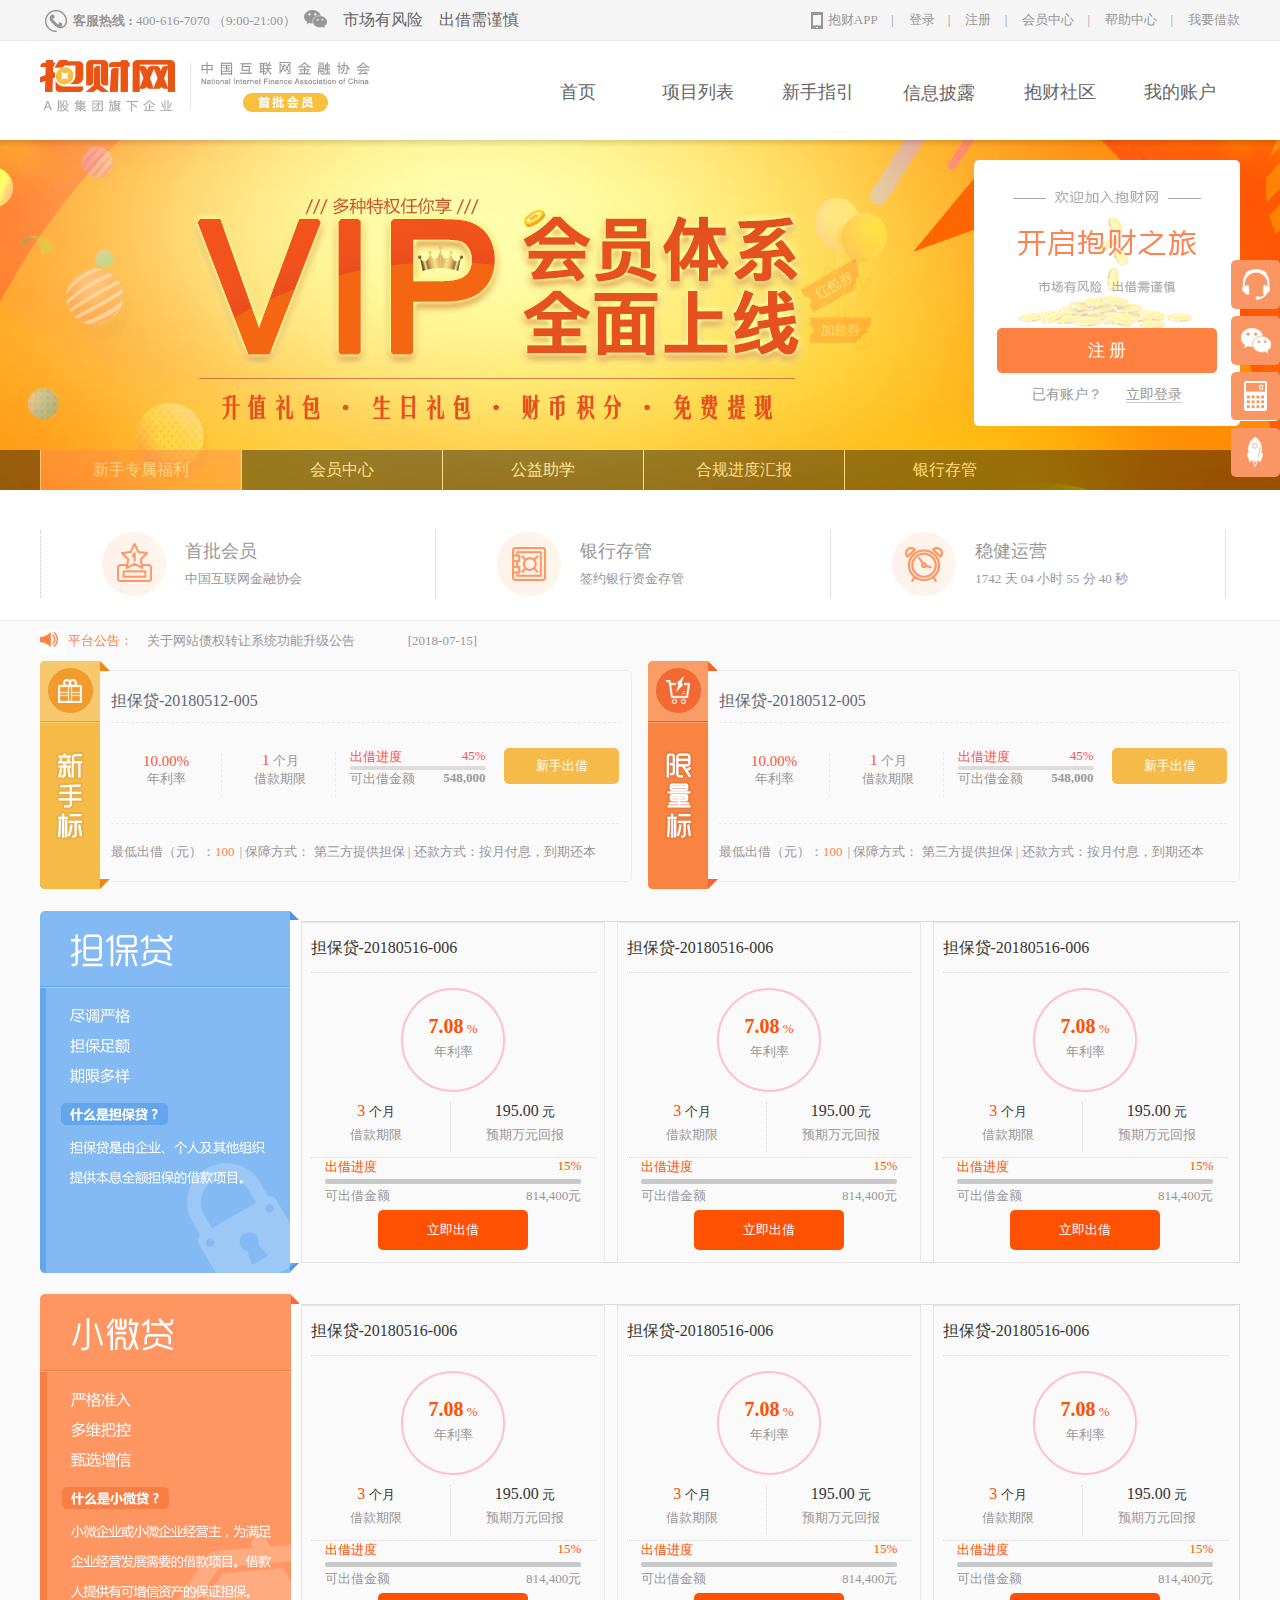
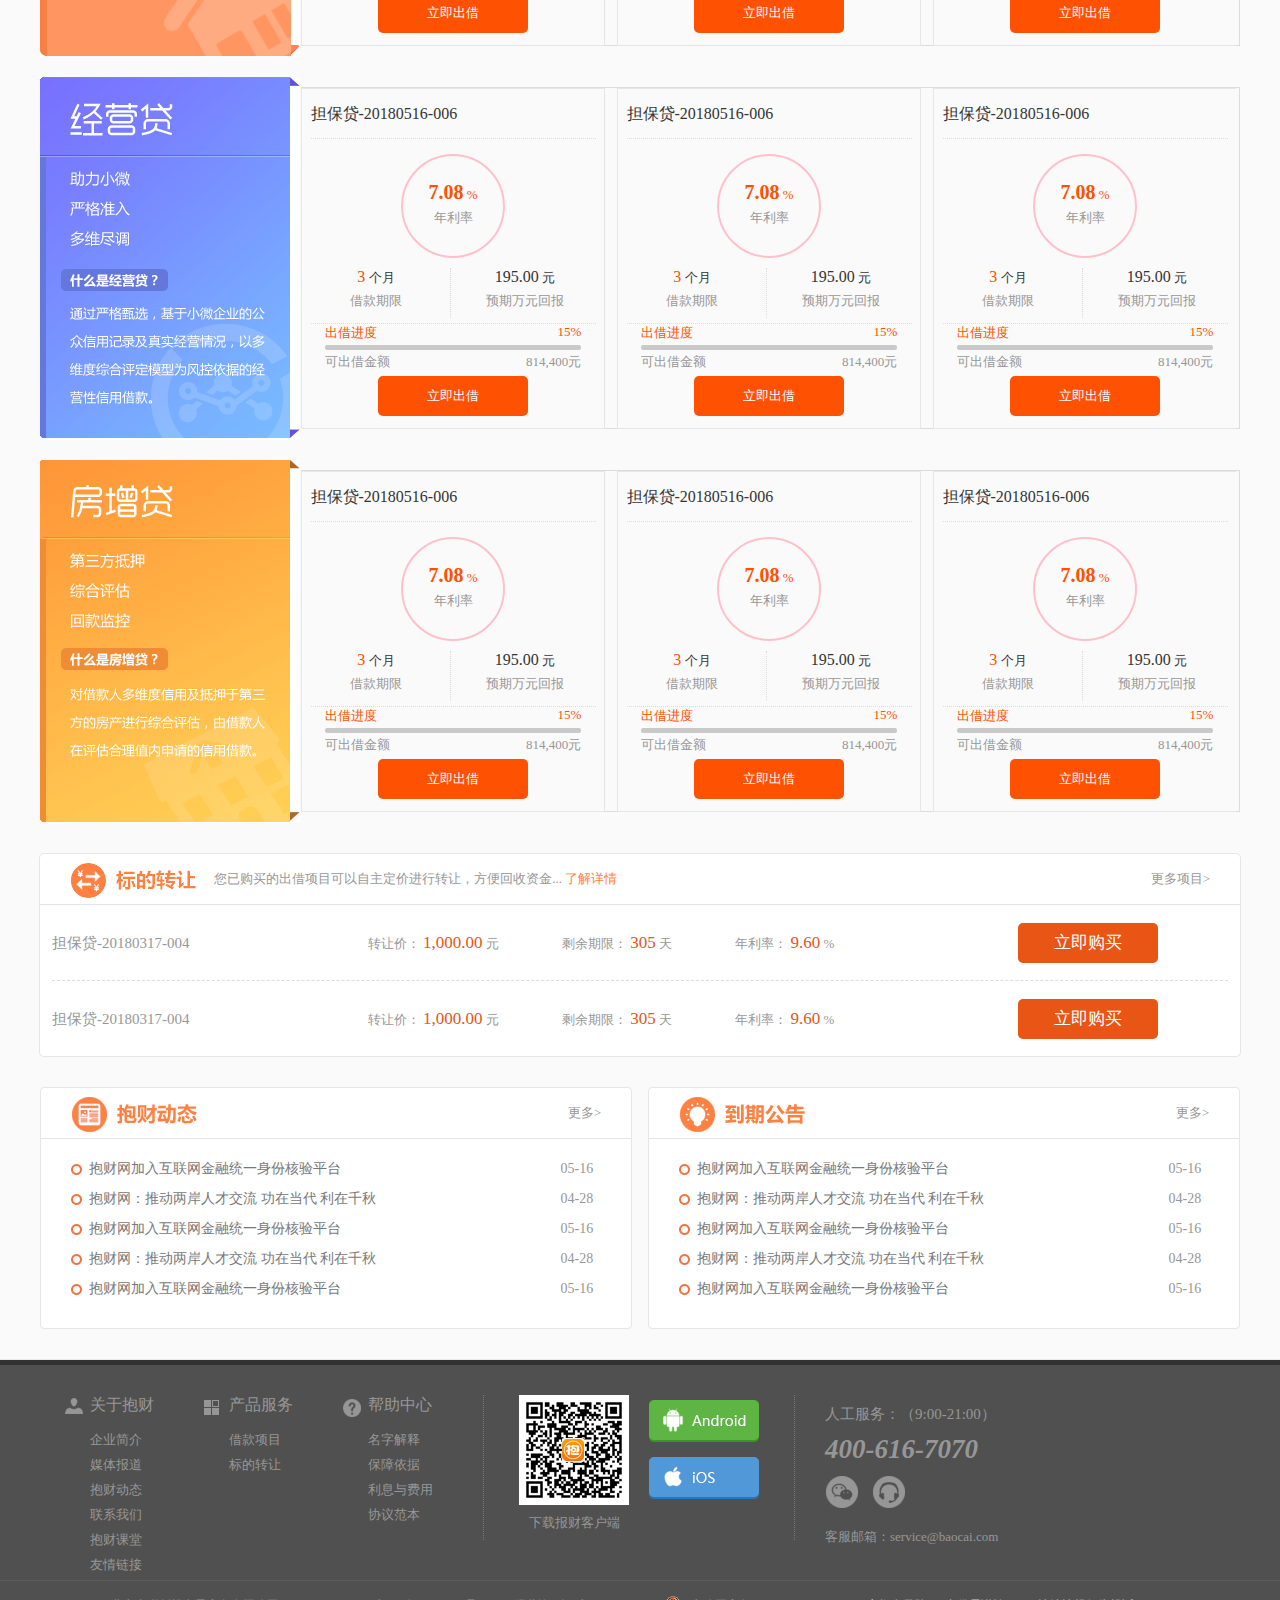
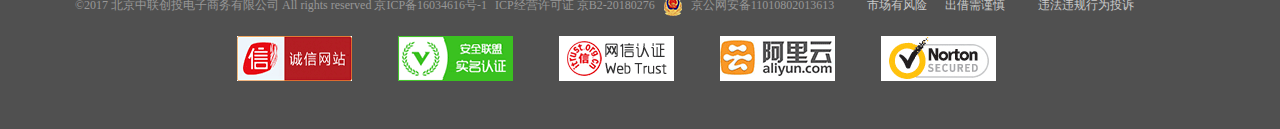
<file: index.html>
<!DOCTYPE html>
<html lang="en">
<head>
    <meta charset="UTF-8">
    <title>抱财网－助力实体经济,扶持小微企业发展</title>
    <link rel="stylesheet" href="css/index.css"/>
    <link rel="stylesheet" href="css/public.css"/>
    <link rel="icon" href="imgs/users_ico.ico" type="image/x-icon"/>
    <script src="js/jquery-3.3.1.js"></script>
    <script src="js/index.js"></script>
    <script src="js/right_nav.js"></script>
</head>
<body>
    <!--头部开始-->
    <header>
        <div style="height: 40px">
            <div class="header_top">
                <div class="margin_width">
                    <div class="wrap_left f_left">
                        <span class="icon tel"></span>
                        <span>客服热线 :</span>
                        <a class="a_tel" href="">400-616-7070</a>
                        <span>（9:00-21:00）</span>
                        <div class="icon chat">
                            <div class="icon">
                                <span class="icon"></span>
                            </div>
                        </div>
                        <a class="text">市场有风险&nbsp&nbsp&nbsp&nbsp出借需谨慎</a>
                    </div>
                    <div class="wrap_right f_right">
                        <ul>
                            <li class="f_left">
                                <i class="icon i_icon"></i>
                                <a href="">抱财APP</a>
                                <span>|</span>
                            </li>
                            <li class="f_left">
                                <a href="">登录</a>
                                <span>|</span>
                            </li>
                            <li class="f_left">
                                <a href="">注册</a>
                                <span>|</span>
                            </li>
                            <li class="f_left">
                                <a href="">会员中心</a>
                                <span>|</span>
                            </li>
                            <li class="f_left">
                                <a href="">帮助中心</a>
                                <span>|</span>
                            </li>
                            <li class="f_left">
                                <a href="">我要借款</a>

                            </li>
                        </ul>
                    </div>
                </div>
            </div>
        </div>

        <div class="header_nav margin_width">
            <a class="f_left" href="index.html">
                <img src="imgs/pc_logo.jpg" alt=""/>
            </a>
            <ul class="f_right">
                <li><a href="index.html">首页</a></li>
                <li><a href="project_list.html">项目列表</a></li>
                <li><a href="new_guidelines.html">新手指引</a></li>
                <li class="show_li">
                    <a href="">信息披露</a>
                    <ul class="show">
                        <li><a href="">合规进度</a></li>
                        <li><a href="">资金存管</a></li>
                        <li><a href="">保障措施</a></li>
                        <li><a href="">交易数据</a></li>
                        <li><a href="">运营报告</a></li>
                        <li><a href="">从业机构信息</a></li>
                        <li><a href="">机构股东</a></li>
                        <li><a href="">关于抱财</a></li>
                        <li><a href="">出借人教育</a></li>
                    </ul>
                </li>
                <li><a href="">抱财社区</a></li>
                <li><a href="">我的账户</a></li>
            </ul>
        </div>
    </header>
    <!--头部结束-->
    <!--主体部分开始-->
    <main>
        <div class="banner">
            <div class="bac_img">
                <img src="./imgs/0_admin_upload_1511960449858.png" alt="">
                <img src="./imgs/0_admin_upload_1505985981770.png" alt="">
                <img src="./imgs/0_admin_upload_1506419428788.png" alt="">
                <img src="./imgs/0_admin_upload_1526462732651.png" alt="">
                <img src="./imgs/0_admin_upload_1527839321448.jpg" alt="">
            </div>
            <div class="banner_right">
                <a href="" class="register">注 册</a>
                <div class="wrap_bottom">
                    <span>已有账户？</span>
                    <a href="">立即登录</a>
                </div>
            </div>
            <div class="buttoms">
                <div class="margin_width">
                    <ul>
                        <li>新手专属福利</li>
                        <li>会员中心</li>
                        <li>公益助学</li>
                        <li>合规进度汇报</li>
                        <li>银行存管</li>
                    </ul>
                </div>
            </div>

        </div>
        <div class="main1 margin_width">
            <ul>
                <li>
                    <span></span>
                    <div>
                        <p>首批会员</p>
                        <p>中国互联网金融协会</p>
                    </div>
                </li>
                <li>
                    <span></span>
                    <div>
                        <p>银行存管</p>
                        <p>签约银行资金存管</p>
                    </div>
                </li>
                <li>
                    <span></span>
                    <div>
                        <p>稳健运营</p>
                        <p>1742 天 04 小时 55 分 40 秒</p>
                    </div>
                </li>

            </ul>
        </div>
        <div class="wrap_width">
            <div class="main2 margin_width">
                <span class="icon"></span>
                <span>平台公告：</span>
                <a href="">关于网站债权转让系统功能升级公告</a>
                <span>[2018-07-15]</span>
            </div>
            <div class="main3 margin_width">
                <div class="wrap_left f_left">
                    <span class="f_left"></span>
                    <div class="right_box f_right">
                        <div class="wrap_top">
                            <p>担保贷-20180512-005</p>
                        </div>
                        <div class="wrap_middle">
                            <div class="box1">
                                <p>10.00%</p>
                                <p>年利率</p>
                            </div>
                            <div class="box2">
                                <p>
                                    <span>1</span>
                                    <span>个月</span>
                                </p>
                                <p>借款期限</p>
                            </div>
                            <div class="box3">
                                <p>
                                    <span>出借进度</span>
                                    <span class="f_right">45%</span>

                                </p>
                                <p>
                                    <span></span>
                                </p>
                                <p>
                                    <span>可出借金额</span>
                                    <span class="f_right">548,000</span>
                                </p>
                            </div>
                            <a class="f_right" href="">新手出借</a>
                        </div>
                        <div class="wrap_bottom">
                            最低出借（元）：<span>100</span>| 保障方式： 第三方提供担保 | 还款方式：按月付息，到期还本
                        </div>
                    </div>
                </div>
                <div class="wrap_right f_right">
                    <span class="f_left"></span>
                    <div class="right_box f_right">
                        <div class="wrap_top">
                            <p>担保贷-20180512-005</p>
                        </div>
                        <div class="wrap_middle">
                            <div class="box1">
                                <p>10.00%</p>
                                <p>年利率</p>
                            </div>
                            <div class="box2">
                                <p>
                                    <span>1</span>
                                    <span>个月</span>
                                </p>
                                <p>借款期限</p>
                            </div>
                            <div class="box3">
                                <p>
                                    <span>出借进度</span>
                                    <span class="f_right">45%</span>

                                </p>
                                <p>
                                    <span></span>
                                </p>
                                <p>
                                    <span>可出借金额</span>
                                    <span class="f_right">548,000</span>
                                </p>
                            </div>
                            <a class="f_right" href="">新手出借</a>
                        </div>
                        <div class="wrap_bottom">
                            最低出借（元）：<span>100</span>| 保障方式： 第三方提供担保 | 还款方式：按月付息，到期还本
                        </div>
                    </div>
                </div>
                <div class="c_float"></div>
            </div>
            <div class="content">
                <div class="main4 margin_width">
                    <span class="wrap_left f_left"></span>
                    <div class="wrap_right f_right">
                        <div class="box_left f_left">
                            <a href="">担保贷-20180516-006</a>
                            <div class="round_div">
                                <p class="p1">
                                    <span>7.08</span>
                                    <span>%</span>
                                </p>
                                <p>年利率</p>
                            </div>
                            <div class="div_left f_left">
                                <p>
                                    <span>3</span>
                                    <span>个月</span>
                                </p>
                                <p>借款期限</p>
                            </div>
                            <div class="div_right f_left">
                                <p class="left_p ">
                                    <span>195.00</span>
                                    <span>元</span>
                                </p>
                                <p>预期万元回报</p>
                            </div>
                            <div class="c_float"></div>
                            <div class="div_bottom">
                                <p>
                                    <span class="f_left">出借进度</span>
                                    <span class="f_right">15%</span>
                                <div class="c_float"></div>
                                </p>
                                <p class="line_p">

                                </p>
                                <p>
                                    <span class="f_left">可出借金额</span>
                                    <span class="f_right">814,400元</span>
                                <div class="c_float"></div>
                                </p>

                                <a href="">立即出借</a>
                            </div>

                        </div>
                        <div class="box_left f_left">
                            <a href="">担保贷-20180516-006</a>
                            <div class="round_div">
                                <p class="p1">
                                    <span>7.08</span>
                                    <span>%</span>
                                </p>
                                <p>年利率</p>
                            </div>
                            <div class="div_left f_left">
                                <p>
                                    <span>3</span>
                                    <span>个月</span>
                                </p>
                                <p>借款期限</p>
                            </div>
                            <div class="div_right f_left">
                                <p class="left_p ">
                                    <span>195.00</span>
                                    <span>元</span>
                                </p>
                                <p>预期万元回报</p>
                            </div>
                            <div class="c_float"></div>
                            <div class="div_bottom">
                                <p>
                                    <span class="f_left">出借进度</span>
                                    <span class="f_right">15%</span>
                                <div class="c_float"></div>
                                </p>
                                <p class="line_p">

                                </p>
                                <p>
                                    <span class="f_left">可出借金额</span>
                                    <span class="f_right">814,400元</span>
                                <div class="c_float"></div>
                                </p>

                                <a href="">立即出借</a>
                            </div>

                        </div>
                        <div class="box_left f_left">
                            <a href="">担保贷-20180516-006</a>
                            <div class="round_div">
                                <p class="p1">
                                    <span>7.08</span>
                                    <span>%</span>
                                </p>
                                <p>年利率</p>
                            </div>
                            <div class="div_left f_left">
                                <p>
                                    <span>3</span>
                                    <span>个月</span>
                                </p>
                                <p>借款期限</p>
                            </div>
                            <div class="div_right f_left">
                                <p class="left_p ">
                                    <span>195.00</span>
                                    <span>元</span>
                                </p>
                                <p>预期万元回报</p>
                            </div>
                            <div class="c_float"></div>
                            <div class="div_bottom">
                                <p>
                                    <span class="f_left">出借进度</span>
                                    <span class="f_right">15%</span>
                                <div class="c_float"></div>
                                </p>
                                <p class="line_p">

                                </p>
                                <p>
                                    <span class="f_left">可出借金额</span>
                                    <span class="f_right">814,400元</span>
                                <div class="c_float"></div>
                                </p>

                                <a href="">立即出借</a>
                            </div>

                        </div>
                    </div>
                    <div class="c_float"></div>
                </div>

                <div class="main5 margin_width">
                    <span class="wrap_left f_left"></span>
                    <div class="wrap_right f_right">
                        <div class="box_left f_left">
                            <a href="">担保贷-20180516-006</a>
                            <div class="round_div">
                                <p class="p1">
                                    <span>7.08</span>
                                    <span>%</span>
                                </p>
                                <p>年利率</p>
                            </div>
                            <div class="div_left f_left">
                                <p>
                                    <span>3</span>
                                    <span>个月</span>
                                </p>
                                <p>借款期限</p>
                            </div>
                            <div class="div_right f_left">
                                <p class="left_p ">
                                    <span>195.00</span>
                                    <span>元</span>
                                </p>
                                <p>预期万元回报</p>
                            </div>
                            <div class="c_float"></div>
                            <div class="div_bottom">
                                <p>
                                    <span class="f_left">出借进度</span>
                                    <span class="f_right">15%</span>
                                <div class="c_float"></div>
                                </p>
                                <p class="line_p">

                                </p>
                                <p>
                                    <span class="f_left">可出借金额</span>
                                    <span class="f_right">814,400元</span>
                                <div class="c_float"></div>
                                </p>

                                <a href="">立即出借</a>
                            </div>

                        </div>
                        <div class="box_left f_left">
                            <a href="">担保贷-20180516-006</a>
                            <div class="round_div">
                                <p class="p1">
                                    <span>7.08</span>
                                    <span>%</span>
                                </p>
                                <p>年利率</p>
                            </div>
                            <div class="div_left f_left">
                                <p>
                                    <span>3</span>
                                    <span>个月</span>
                                </p>
                                <p>借款期限</p>
                            </div>
                            <div class="div_right f_left">
                                <p class="left_p ">
                                    <span>195.00</span>
                                    <span>元</span>
                                </p>
                                <p>预期万元回报</p>
                            </div>
                            <div class="c_float"></div>
                            <div class="div_bottom">
                                <p>
                                    <span class="f_left">出借进度</span>
                                    <span class="f_right">15%</span>
                                <div class="c_float"></div>
                                </p>
                                <p class="line_p">

                                </p>
                                <p>
                                    <span class="f_left">可出借金额</span>
                                    <span class="f_right">814,400元</span>
                                <div class="c_float"></div>
                                </p>

                                <a href="">立即出借</a>
                            </div>

                        </div>
                        <div class="box_left f_left">
                            <a href="">担保贷-20180516-006</a>
                            <div class="round_div">
                                <p class="p1">
                                    <span>7.08</span>
                                    <span>%</span>
                                </p>
                                <p>年利率</p>
                            </div>
                            <div class="div_left f_left">
                                <p>
                                    <span>3</span>
                                    <span>个月</span>
                                </p>
                                <p>借款期限</p>
                            </div>
                            <div class="div_right f_left">
                                <p class="left_p ">
                                    <span>195.00</span>
                                    <span>元</span>
                                </p>
                                <p>预期万元回报</p>
                            </div>
                            <div class="c_float"></div>
                            <div class="div_bottom">
                                <p>
                                    <span class="f_left">出借进度</span>
                                    <span class="f_right">15%</span>
                                <div class="c_float"></div>
                                </p>
                                <p class="line_p">

                                </p>
                                <p>
                                    <span class="f_left">可出借金额</span>
                                    <span class="f_right">814,400元</span>
                                <div class="c_float"></div>
                                </p>

                                <a href="">立即出借</a>
                            </div>

                        </div>
                    </div>
                    <div class="c_float"></div>
                </div>

                <div class="main6 margin_width">
                    <span class="wrap_left f_left"></span>
                    <div class="wrap_right f_right">
                        <div class="box_left f_left">
                            <a href="">担保贷-20180516-006</a>
                            <div class="round_div">
                                <p class="p1">
                                    <span>7.08</span>
                                    <span>%</span>
                                </p>
                                <p>年利率</p>
                            </div>
                            <div class="div_left f_left">
                                <p>
                                    <span>3</span>
                                    <span>个月</span>
                                </p>
                                <p>借款期限</p>
                            </div>
                            <div class="div_right f_left">
                                <p class="left_p ">
                                    <span>195.00</span>
                                    <span>元</span>
                                </p>
                                <p>预期万元回报</p>
                            </div>
                            <div class="c_float"></div>
                            <div class="div_bottom">
                                <p>
                                    <span class="f_left">出借进度</span>
                                    <span class="f_right">15%</span>
                                <div class="c_float"></div>
                                </p>
                                <p class="line_p">

                                </p>
                                <p>
                                    <span class="f_left">可出借金额</span>
                                    <span class="f_right">814,400元</span>
                                <div class="c_float"></div>
                                </p>

                                <a href="">立即出借</a>
                            </div>

                        </div>
                        <div class="box_left f_left">
                            <a href="">担保贷-20180516-006</a>
                            <div class="round_div">
                                <p class="p1">
                                    <span>7.08</span>
                                    <span>%</span>
                                </p>
                                <p>年利率</p>
                            </div>
                            <div class="div_left f_left">
                                <p>
                                    <span>3</span>
                                    <span>个月</span>
                                </p>
                                <p>借款期限</p>
                            </div>
                            <div class="div_right f_left">
                                <p class="left_p ">
                                    <span>195.00</span>
                                    <span>元</span>
                                </p>
                                <p>预期万元回报</p>
                            </div>
                            <div class="c_float"></div>
                            <div class="div_bottom">
                                <p>
                                    <span class="f_left">出借进度</span>
                                    <span class="f_right">15%</span>
                                <div class="c_float"></div>
                                </p>
                                <p class="line_p">

                                </p>
                                <p>
                                    <span class="f_left">可出借金额</span>
                                    <span class="f_right">814,400元</span>
                                <div class="c_float"></div>
                                </p>

                                <a href="">立即出借</a>
                            </div>

                        </div>
                        <div class="box_left f_left">
                            <a href="">担保贷-20180516-006</a>
                            <div class="round_div">
                                <p class="p1">
                                    <span>7.08</span>
                                    <span>%</span>
                                </p>
                                <p>年利率</p>
                            </div>
                            <div class="div_left f_left">
                                <p>
                                    <span>3</span>
                                    <span>个月</span>
                                </p>
                                <p>借款期限</p>
                            </div>
                            <div class="div_right f_left">
                                <p class="left_p ">
                                    <span>195.00</span>
                                    <span>元</span>
                                </p>
                                <p>预期万元回报</p>
                            </div>
                            <div class="c_float"></div>
                            <div class="div_bottom">
                                <p>
                                    <span class="f_left">出借进度</span>
                                    <span class="f_right">15%</span>
                                <div class="c_float"></div>
                                </p>
                                <p class="line_p">

                                </p>
                                <p>
                                    <span class="f_left">可出借金额</span>
                                    <span class="f_right">814,400元</span>
                                <div class="c_float"></div>
                                </p>

                                <a href="">立即出借</a>
                            </div>

                        </div>
                    </div>
                    <div class="c_float"></div>
                </div>

                <div class="main7 margin_width">
                    <span class="wrap_left f_left"></span>
                    <div class="wrap_right f_right">
                        <div class="box_left f_left">
                            <a href="">担保贷-20180516-006</a>
                            <div class="round_div">
                                <p class="p1">
                                    <span>7.08</span>
                                    <span>%</span>
                                </p>
                                <p>年利率</p>
                            </div>
                            <div class="div_left f_left">
                                <p>
                                    <span>3</span>
                                    <span>个月</span>
                                </p>
                                <p>借款期限</p>
                            </div>
                            <div class="div_right f_left">
                                <p class="left_p ">
                                    <span>195.00</span>
                                    <span>元</span>
                                </p>
                                <p>预期万元回报</p>
                            </div>
                            <div class="c_float"></div>
                            <div class="div_bottom">
                                <p>
                                    <span class="f_left">出借进度</span>
                                    <span class="f_right">15%</span>
                                <div class="c_float"></div>
                                </p>
                                <p class="line_p">

                                </p>
                                <p>
                                    <span class="f_left">可出借金额</span>
                                    <span class="f_right">814,400元</span>
                                <div class="c_float"></div>
                                </p>
                                <a href="">立即出借</a>
                            </div>
                        </div>
                        <div class="box_left f_left">
                            <a href="">担保贷-20180516-006</a>
                            <div class="round_div">
                                <p class="p1">
                                    <span>7.08</span>
                                    <span>%</span>
                                </p>
                                <p>年利率</p>
                            </div>
                            <div class="div_left f_left">
                                <p>
                                    <span>3</span>
                                    <span>个月</span>
                                </p>
                                <p>借款期限</p>
                            </div>
                            <div class="div_right f_left">
                                <p class="left_p ">
                                    <span>195.00</span>
                                    <span>元</span>
                                </p>
                                <p>预期万元回报</p>
                            </div>
                            <div class="c_float"></div>
                            <div class="div_bottom">
                                <p>
                                    <span class="f_left">出借进度</span>
                                    <span class="f_right">15%</span>
                                <div class="c_float"></div>
                                </p>
                                <p class="line_p">

                                </p>
                                <p>
                                    <span class="f_left">可出借金额</span>
                                    <span class="f_right">814,400元</span>
                                <div class="c_float"></div>
                                </p>

                                <a href="">立即出借</a>
                            </div>

                        </div>
                        <div class="box_left f_left">
                            <a href="">担保贷-20180516-006</a>
                            <div class="round_div">
                                <p class="p1">
                                    <span>7.08</span>
                                    <span>%</span>
                                </p>
                                <p>年利率</p>
                            </div>
                            <div class="div_left f_left">
                                <p>
                                    <span>3</span>
                                    <span>个月</span>
                                </p>
                                <p>借款期限</p>
                            </div>
                            <div class="div_right f_left">
                                <p class="left_p ">
                                    <span>195.00</span>
                                    <span>元</span>
                                </p>
                                <p>预期万元回报</p>
                            </div>
                            <div class="c_float"></div>
                            <div class="div_bottom">
                                <p>
                                    <span class="f_left">出借进度</span>
                                    <span class="f_right">15%</span>
                                <div class="c_float"></div>
                                </p>
                                <p class="line_p">

                                </p>
                                <p>
                                    <span class="f_left">可出借金额</span>
                                    <span class="f_right">814,400元</span>
                                <div class="c_float"></div>
                                </p>

                                <a href="">立即出借</a>
                            </div>

                        </div>
                    </div>
                    <div class="c_float"></div>
                </div>

            </div>

            <div class="main8 margin_width">
                <div class="main8_top">
                    <span></span>
                    <span>您已购买的出借项目可以自主定价进行转让，方便回收资金...</span>
                    <a class="a1" href="">了解详情</a>
                    <a class="f_right" href="">更多项目></a>
                </div>
                <div class="main8_middle">
                    <a href="">担保贷-20180317-004</a>
                    <span>转让价：</span>
                    <span class="font_color">1,000.00</span>
                    <span>元</span>
                    <span>剩余期限：</span>
                    <span class="font_color">305</span>
                    <span>天</span>
                    <span>年利率：</span>
                    <span class="font_color">9.60</span>
                    <span class="span_color">%</span>
                    <a href="">立即购买</a>
                </div>
                <div class="main8_bottom">
                    <a href="">担保贷-20180317-004</a>
                    <span>转让价：</span>
                    <span class="font_color">1,000.00</span>
                    <span>元</span>
                    <span>剩余期限：</span>
                    <span class="font_color">305</span>
                    <span>天</span>
                    <span>年利率：</span>
                    <span class="font_color">9.60</span>
                    <span class="span_color">%</span>
                    <a href="">立即购买</a>
                </div>
            </div>

            <div class="main9 margin_width">
                <div class="main9_left f_left">
                    <div class="wrap_top">
                        <i class="icon1 f_left"></i>
                        <a class="f_right" href="">更多></a>
                    </div>
                    <div class="wrap_bottom">
                        <ul>
                            <li>
                                <i class="icon2"></i>
                                <a href="">抱财网加入互联网金融统一身份核验平台</a>
                                <span>05-16</span>
                            </li>
                            <li>
                                <i class="icon2"></i>
                                <a href="">抱财网：推动两岸人才交流 功在当代 利在千秋</a>
                                <span>04-28</span>
                            </li>
                            <li>
                                <i class="icon2"></i>
                                <a href="">抱财网加入互联网金融统一身份核验平台</a>
                                <span>05-16</span>
                            </li>
                            <li>
                                <i class="icon2"></i>
                                <a href="">抱财网：推动两岸人才交流 功在当代 利在千秋</a>
                                <span>04-28</span>
                            </li>
                            <li>
                                <i class="icon2"></i>
                                <a href="">抱财网加入互联网金融统一身份核验平台</a>
                                <span>05-16</span>
                            </li>
                        </ul>
                    </div>
                </div>
                <div class="main9_right f_right">
                    <div class="wrap_top">
                        <i class="icon1 f_left"></i>
                        <a class="f_right" href="">更多></a>
                    </div>
                    <div class="wrap_bottom">
                        <ul>
                            <li>
                                <i class="icon2"></i>
                                <a href="">抱财网加入互联网金融统一身份核验平台</a>
                                <span>05-16</span>
                            </li>
                            <li>
                                <i class="icon2"></i>
                                <a href="">抱财网：推动两岸人才交流 功在当代 利在千秋</a>
                                <span>04-28</span>
                            </li>
                            <li>
                                <i class="icon2"></i>
                                <a href="">抱财网加入互联网金融统一身份核验平台</a>
                                <span>05-16</span>
                            </li>
                            <li>
                                <i class="icon2"></i>
                                <a href="">抱财网：推动两岸人才交流 功在当代 利在千秋</a>
                                <span>04-28</span>
                            </li>
                            <li>
                                <i class="icon2"></i>
                                <a href="">抱财网加入互联网金融统一身份核验平台</a>
                                <span>05-16</span>
                            </li>
                        </ul>
                    </div>
                </div>
                <div class="c_float"></div>
            </div>
        </div>
    </main>
    <!--主体部分结束-->
    <div class="side_bar">
        <a href="" class="side_qq"></a>
        <div class="chat">
            <div class="show_icon">
                <div class="wrap_top">
                    <div>
                        <a href=""></a>
                        <p>订阅号</p>
                    </div>
                    <div>
                        <a href=""></a>
                        <p>服务号</p>
                    </div>
                </div>
                <div class="wrap_bottom">
                    <div class="wrap_left">
                        <a href=""></a>
                        <p>手机客户端</p>
                    </div>
                    <div class="wrap_right">
                        <a href="" class="android"></a>
                        <a href="" class="ios"></a>
                    </div>
                </div>
            </div>
        </div>
        <a href="" class="jisuan"></a>
        <a href="" class="top"></a>
    </div>
    <!--尾部开始-->
    <footer>
        <div class="footer_top margin_width">
            <div class="wrap_left f_left">
                <div class="footer_top_left f_left">
                    <i class="icon f_left"></i>
                    <ul>
                        <li><p>关于抱财</p></li>
                        <li><a href="">企业简介</a></li>
                        <li><a href="">媒体报道</a></li>
                        <li><a href="">抱财动态</a></li>
                        <li><a href="">联系我们</a></li>
                        <li><a href="">抱财课堂</a></li>
                        <li><a href="">友情链接</a></li>
                    </ul>
                </div>
                <div class="footer_top_middle f_left">
                    <i class="icon f_left"></i>
                    <ul>
                        <li><p>产品服务</p></li>
                        <li><a href="">借款项目</a></li>
                        <li><a href="">标的转让</a></li>
                    </ul>
                </div>
                <div class="footer_top_right f_left">
                    <i class="icon f_left"></i>
                    <ul>
                        <li><p>帮助中心</p></li>
                        <li><a href="">名字解释</a></li>
                        <li><a href="">保障依据</a></li>
                        <li><a href="">利息与费用</a></li>
                        <li><a href="">协议范本</a></li>
                    </ul>
                </div>
            </div>
            <div class="wrap_middle f_left">
                <div class="wrap_left f_left">
                    <i></i>
                    <p>下载报财客户端</p>
                </div>
                <div class="wrap_right f_left">
                    <a href=""></a>
                    <a href=""></a>
                </div>
            </div>
            <div class="wrap_right">
                <p>人工服务：（9:00-21:00）</p>
                <p>400-616-7070</p>
                <p>
                <div class="chat">
                    <div class="icon_div">

                        <i class="icon_i"></i>

                    </div>
                </div>

                <div class="kefu">
                    <span></span>
                    <p>智能在线客服24小时</p>
                </div>
                </p>
                <p>客服邮箱：service@baocai.com</p>
            </div>
        </div>
        <div class="footer_bottom">
            <div class="wrap_top margin_width">
                <span>©2017 北京中联创投电子商务有限公司 All rights reserved 京ICP备16034616号-1</span>
                <a href="">ICP经营许可证 京B2-20180276</a>
                <i></i>
                <span>京公网安备11010802013613</span>
                <span>市场有风险</span>
                <span>出借需谨慎</span>
                <a href="">违法违规行为投诉</a>
            </div>
            <div class="wrap_bottom margin_width">
                <a href=""></a>
                <a href=""></a>
                <a href=""></a>
                <a href=""></a>
                <a href=""></a>
            </div>
        </div>
    </footer>
    <!--尾部结束-->
</body>
</html>
</file>
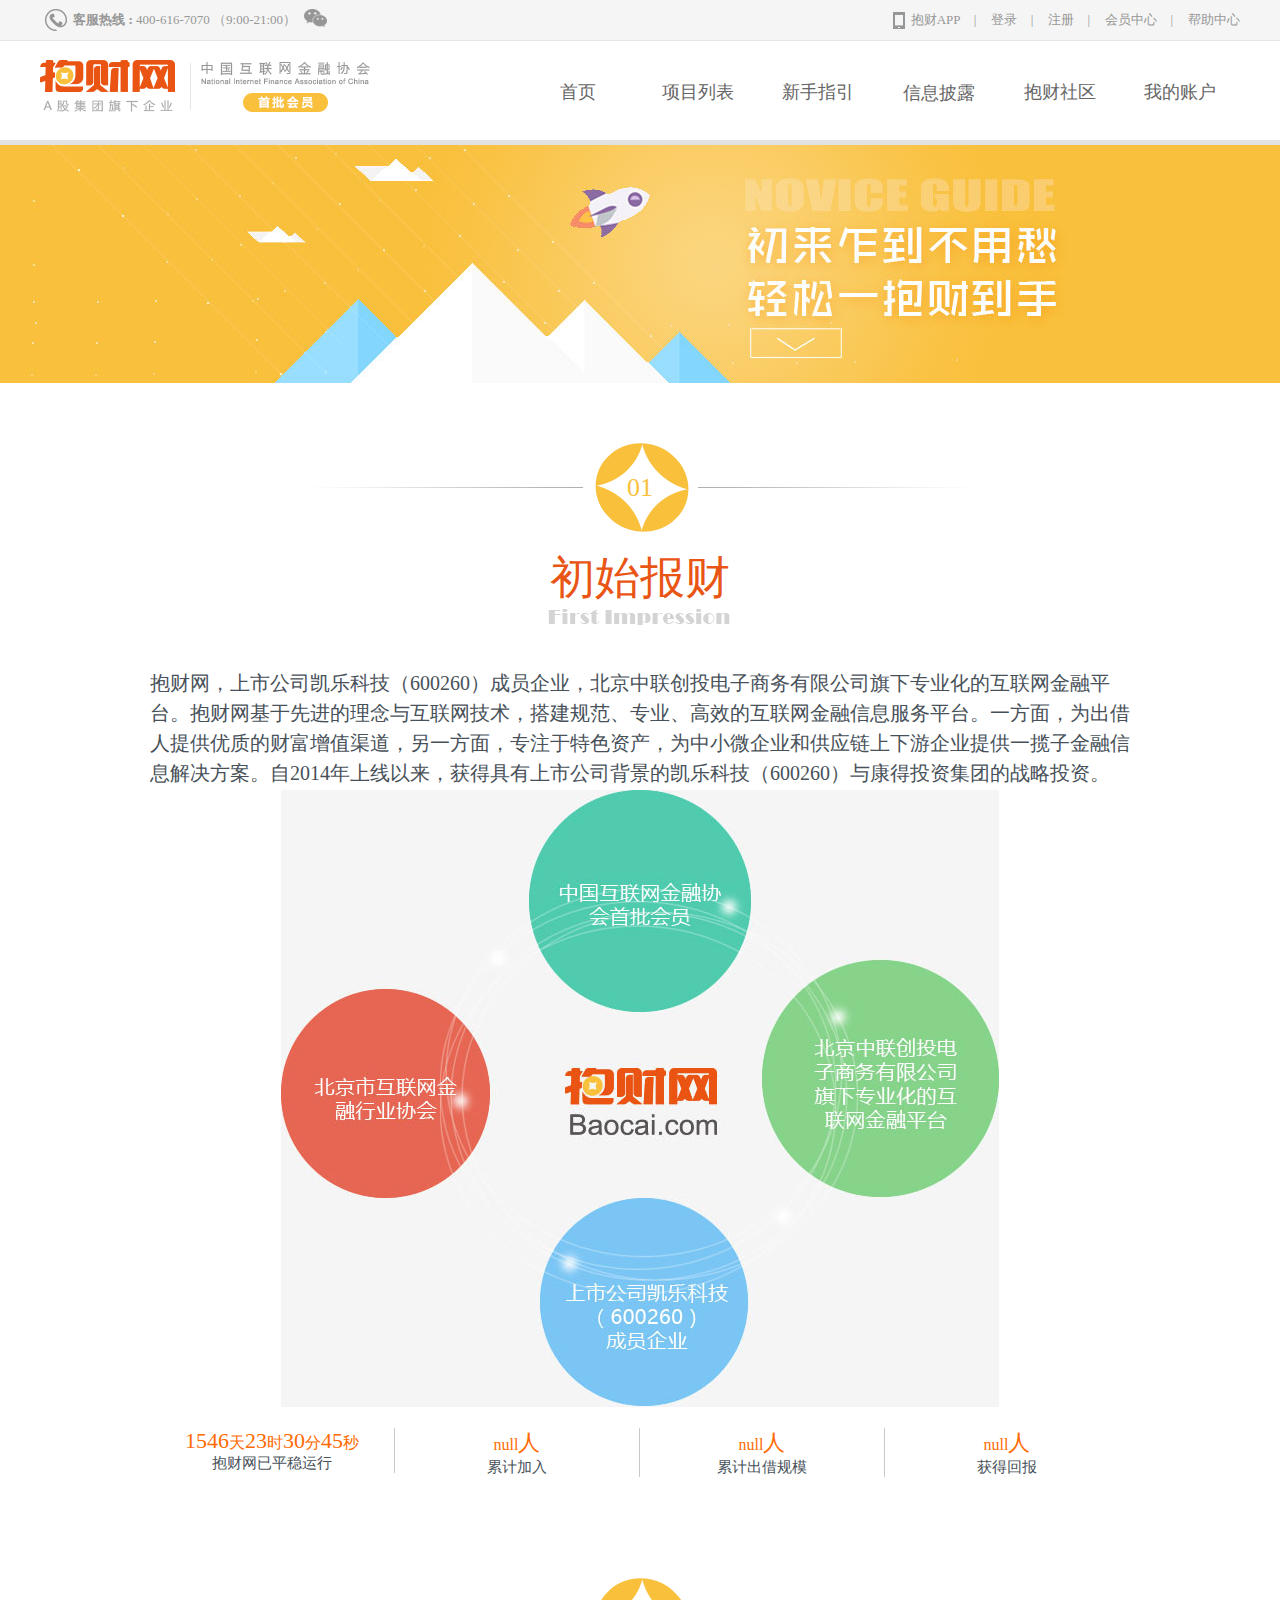
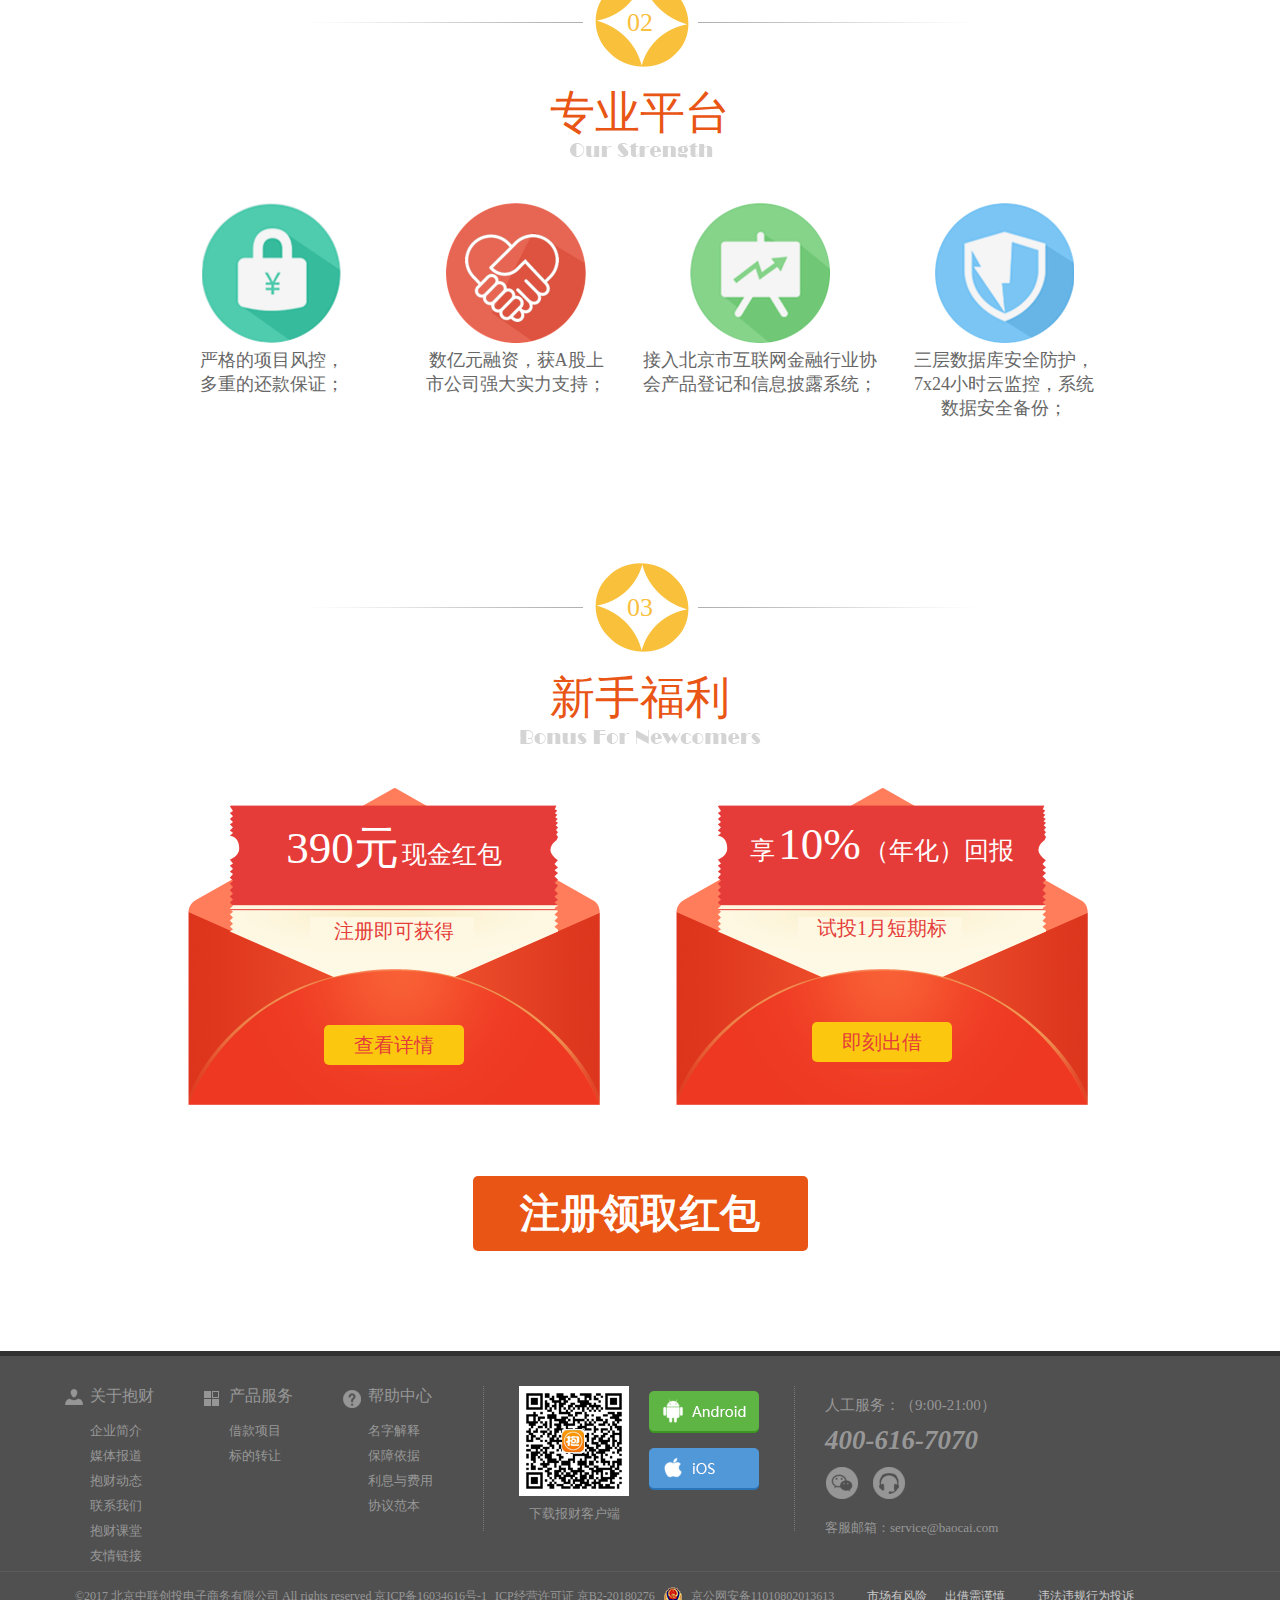
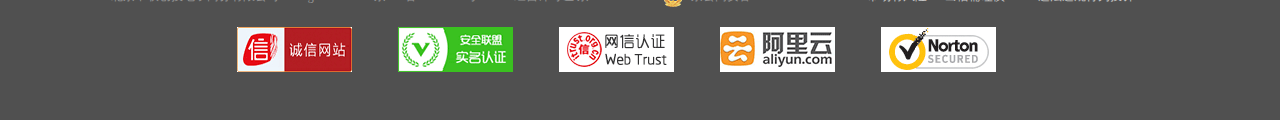
<file: new_guidelines.html>
<!DOCTYPE html>
<html lang="en">
<head>
    <meta charset="UTF-8">
    <title></title>
    <link rel="stylesheet" href="css/public.css"/>
    <link rel="stylesheet" href="css/new_guidelines.css"/>
</head>
<body>
    <!--头部开始-->
    <header>
        <div style="height: 40px">
            <div class="header_top">
                <div class="margin_width">
                    <div class="wrap_left f_left">
                        <span class="icon tel"></span>
                        <span>客服热线 :</span>
                        <a href="">400-616-7070</a>
                        <span>（9:00-21:00）</span>
                        <div class="icon chat">
                            <div class="icon">
                                <span class="icon"></span>
                            </div>
                        </div>
                    </div>
                    <div class="wrap_right f_right">
                        <ul>
                            <li class="f_left">
                                <i class="icon i_icon"></i>
                                <a href="">抱财APP</a>
                                <span>|</span>
                            </li>
                            <li class="f_left">
                                <a href="">登录</a>
                                <span>|</span>
                            </li>
                            <li class="f_left">
                                <a href="">注册</a>
                                <span>|</span>
                            </li>
                            <li class="f_left">
                                <a href="">会员中心</a>
                                <span>|</span>
                            </li>
                            <li class="f_left">
                                <a href="">帮助中心</a>

                            </li>
                        </ul>
                    </div>
                </div>
            </div>
        </div>

        <div class="header_nav margin_width">
            <a class="f_left" href="index.html">
                <img src="imgs/pc_logo.jpg" alt=""/>
            </a>
            <ul class="f_right">
                <li><a href="index.html">首页</a></li>
                <li><a href="project_list.html">项目列表</a></li>
                <li><a href="new_guidelines.html">新手指引</a></li>
                <li class="show_li">
                    <a href="">信息披露</a>
                    <ul class="show">
                        <li><a href="">合规进度</a></li>
                        <li><a href="">资金存管</a></li>
                        <li><a href="">保障措施</a></li>
                        <li><a href="">交易数据</a></li>
                        <li><a href="">运营报告</a></li>
                        <li><a href="">从业机构信息</a></li>
                        <li><a href="">机构股东</a></li>
                        <li><a href="">关于抱财</a></li>
                        <li><a href="">出借人教育</a></li>
                    </ul>
                </li>
                <li><a href="">抱财社区</a></li>
                <li><a href="">我的账户</a></li>
            </ul>
        </div>
    </header>
    <!--头部结束-->
    <!--主体部分开始-->
    <main>
        <div class="main1">
            <div class="bac"></div>
        </div>
        <div class="content">
            <div class="content1">
                <p>01</p>
                <h6>初始报财</h6>
                <i></i>
                <p class="text_p">
                    抱财网，上市公司凯乐科技（600260）成员企业，北京中联创投电子商务有限公司旗下专业化的互联网金融平台。抱财网基于先进的理念与互联网技术，搭建规范、专业、高效的互联网金融信息服务平台。一方面，为出借人提供优质的财富增值渠道，另一方面，专注于特色资产，为中小微企业和供应链上下游企业提供一揽子金融信息解决方案。自2014年上线以来，获得具有上市公司背景的凯乐科技（600260）与康得投资集团的战略投资。
                </p>
                <div class="bac"></div>
                <ul>
                    <li>
                        <h3>
                            <span class="num">1546</span>
                            <span class="text_span">天</span>
                            <span class="num">23</span>
                            <span class="text_span">时</span>
                            <span class="num">30</span>
                            <span class="text_span">分</span>
                            <span class="num">45</span>
                            <span class="text_span">秒</span>
                        </h3>
                        <p>抱财网已平稳运行</p>
                    </li>
                    <li>
                        <h3>
                            <span class="text_span">null</span>
                            <span class="num">人</span>
                        </h3>
                        <p>累计加入</p>
                    </li>
                    <li>
                        <h3>
                            <span class="text_span">null</span>
                            <span class="num">人</span>
                        </h3>
                        <p>累计出借规模</p>
                    </li>
                    <li>
                        <h3>
                            <span class="text_span">null</span>
                            <span class="num">人</span>
                        </h3>
                        <p>获得回报</p>
                    </li>
                </ul>
            </div>

            <div class="content2">
                <p>02</p>
                <h6>专业平台</h6>
                <i></i>
                <ul>
                    <li>
                        <i></i>
                        <p>严格的项目风控，<br>
                            多重的还款保证；</p>
                    </li>
                    <li>
                        <i></i>
                        <p>数亿元融资，获A股上 <br>
                            市公司强大实力支持；</p>
                    </li>
                    <li>
                        <i></i>
                        <p>接入北京市互联网金融行业协 <br>
                            会产品登记和信息披露系统；</p>
                    </li>
                    <li>
                        <i></i>
                        <p>三层数据库安全防护，<br>
                            7x24小时云监控，系统 <br>
                            数据安全备份；</p>
                    </li>
                </ul>
            </div>

            <div class="content3">
                <p>03</p>
                <h6>新手福利</h6>
                <i></i>
                <ul>
                    <li>
                        <p>
                            <span class="num_span">390元</span>
                            <span class="text_span">现金红包</span>
                        </p>
                        <p>注册即可获得</p>
                        <a href="">查看详情</a>
                    </li>
                    <li>
                        <p>
                            <span class="text_span">享</span>
                            <span class="num_span">10%</span>
                            <span class="text_span">（年化）回报</span>
                        </p>
                        <p>试投1月短期标</p>
                        <a href="">即刻出借</a>
                    </li>
                </ul>
                <a href="">注册领取红包</a>
            </div>
        </div>
    </main>
    <!--主体部分结束-->

    <!--尾部开始-->
    <footer>
        <div class="footer_top margin_width">
            <div class="wrap_left f_left">
                <div class="footer_top_left f_left">
                    <i class="icon f_left"></i>
                    <ul>
                        <li><p>关于抱财</p></li>
                        <li><a href="">企业简介</a></li>
                        <li><a href="">媒体报道</a></li>
                        <li><a href="">抱财动态</a></li>
                        <li><a href="">联系我们</a></li>
                        <li><a href="">抱财课堂</a></li>
                        <li><a href="">友情链接</a></li>
                    </ul>
                </div>
                <div class="footer_top_middle f_left">
                    <i class="icon f_left"></i>
                    <ul>
                        <li><p>产品服务</p></li>
                        <li><a href="">借款项目</a></li>
                        <li><a href="">标的转让</a></li>
                    </ul>
                </div>
                <div class="footer_top_right f_left">
                    <i class="icon f_left"></i>
                    <ul>
                        <li><p>帮助中心</p></li>
                        <li><a href="">名字解释</a></li>
                        <li><a href="">保障依据</a></li>
                        <li><a href="">利息与费用</a></li>
                        <li><a href="">协议范本</a></li>
                    </ul>
                </div>
            </div>
            <div class="wrap_middle f_left">
                <div class="wrap_left f_left">
                    <i></i>
                    <p>下载报财客户端</p>
                </div>
                <div class="wrap_right f_left">
                    <a href=""></a>
                    <a href=""></a>
                </div>
            </div>
            <div class="wrap_right">
                <p>人工服务：（9:00-21:00）</p>
                <p>400-616-7070</p>
                <p>
                <div class="chat">
                    <div class="icon_div">

                        <i class="icon_i"></i>

                    </div>
                </div>


                <div class="kefu">
                    <span></span>
                    <p>智能在线客服24小时</p>
                </div>
                </p>
                <p>客服邮箱：service@baocai.com</p>
            </div>

        </div>
        <div class="footer_bottom">
            <div class="wrap_top margin_width">
                <span>©2017 北京中联创投电子商务有限公司 All rights reserved 京ICP备16034616号-1</span>
                <a href="">ICP经营许可证 京B2-20180276</a>
                <i></i>
                <span>京公网安备11010802013613</span>
                <span>市场有风险</span>
                <span>出借需谨慎</span>
                <a href="">违法违规行为投诉</a>
            </div>
            <div class="wrap_bottom margin_width">
                <a href=""></a>
                <a href=""></a>
                <a href=""></a>
                <a href=""></a>
                <a href=""></a>
            </div>

        </div>
    </footer>
    <!--尾部结束-->
</body>
</html>
</file>
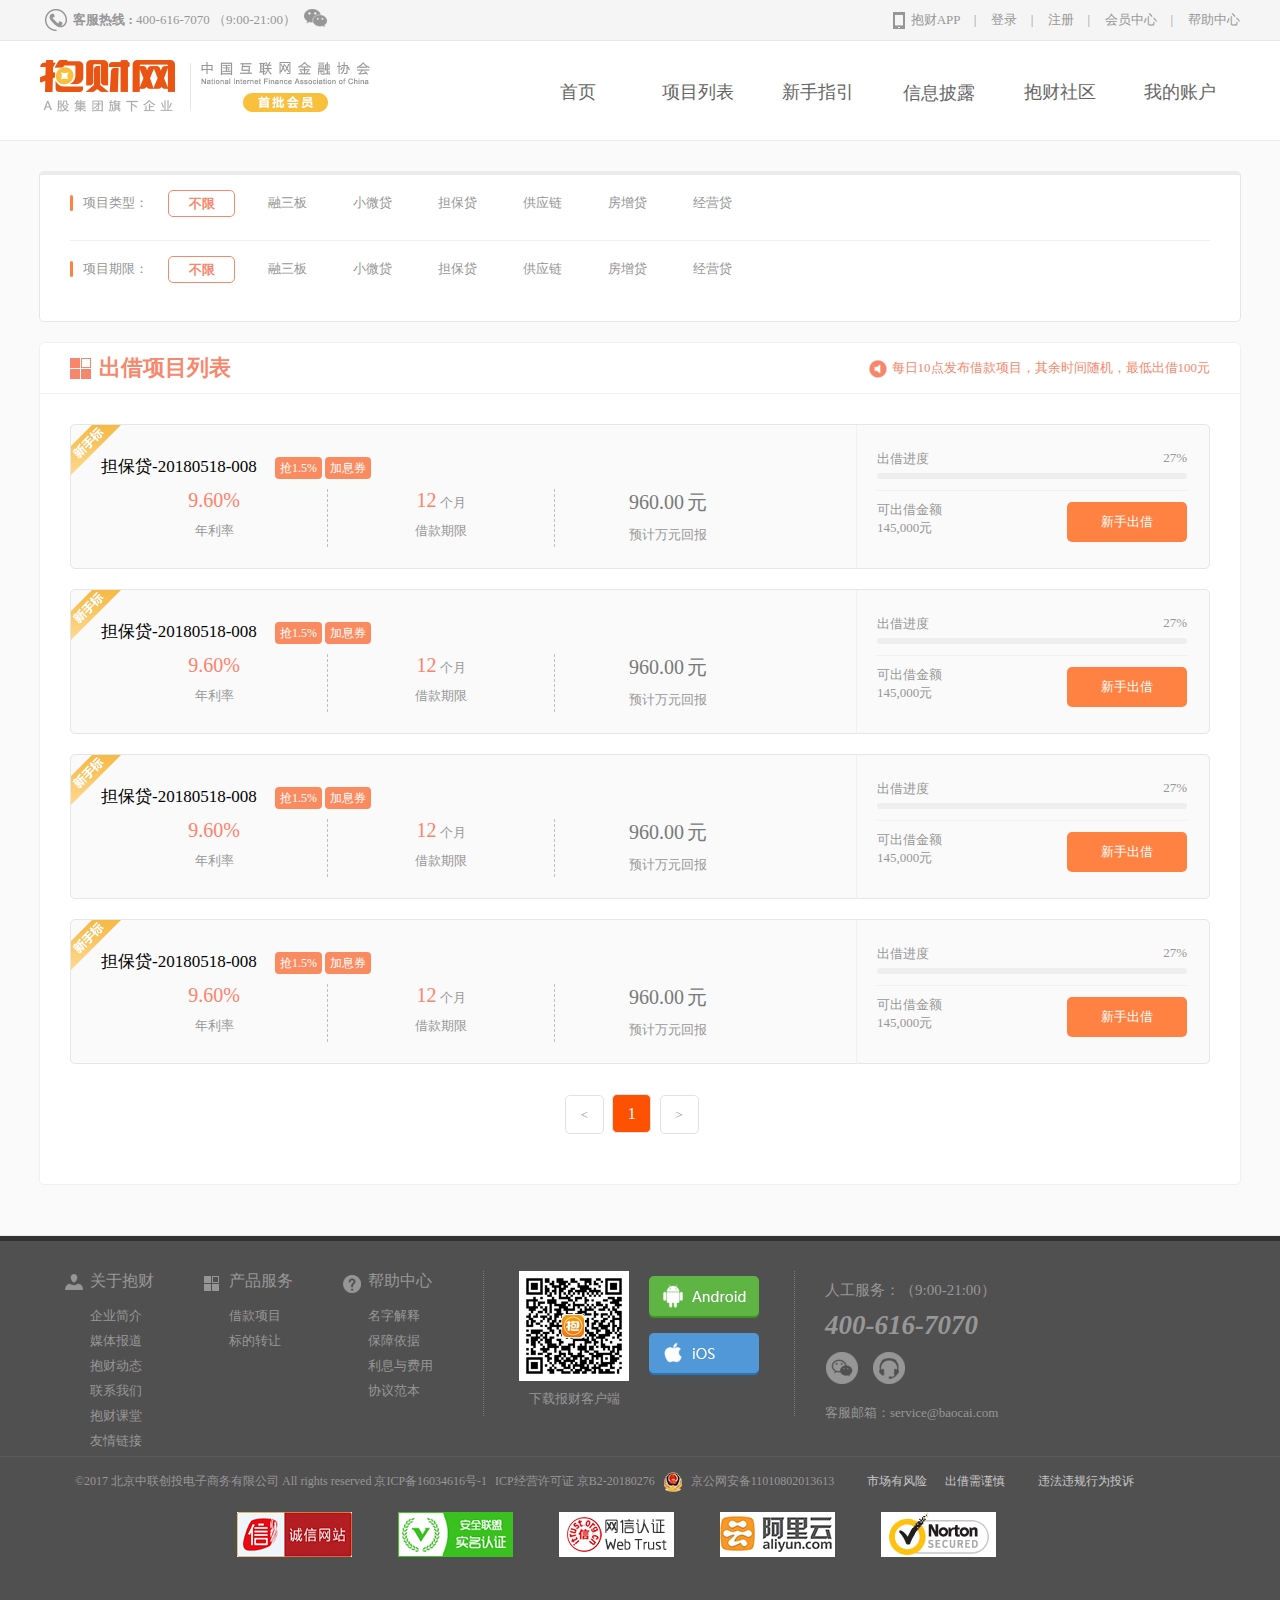
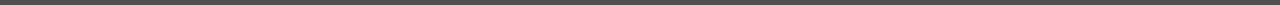
<file: project_list.html>
<!DOCTYPE html>
<html lang="en">
<head>
    <meta charset="UTF-8">
    <title></title>
    <link rel="stylesheet" href="css/public.css"/>
    <link rel="stylesheet" href="css/project_list.css"/>
</head>
<body>
    <!--头部开始-->
    <header>
        <div style="height: 40px">
            <div class="header_top">
                <div class="margin_width">
                    <div class="wrap_left f_left">
                        <span class="icon tel"></span>
                        <span>客服热线 :</span>
                        <a href="">400-616-7070</a>
                        <span>（9:00-21:00）</span>
                        <div class="icon chat">
                            <div class="icon">
                                <span class="icon"></span>
                            </div>
                        </div>
                    </div>
                    <div class="wrap_right f_right">
                        <ul>
                            <li class="f_left">
                                <i class="icon i_icon"></i>
                                <a href="">抱财APP</a>
                                <span>|</span>
                            </li>
                            <li class="f_left">
                                <a href="">登录</a>
                                <span>|</span>
                            </li>
                            <li class="f_left">
                                <a href="">注册</a>
                                <span>|</span>
                            </li>
                            <li class="f_left">
                                <a href="">会员中心</a>
                                <span>|</span>
                            </li>
                            <li class="f_left">
                                <a href="">帮助中心</a>

                            </li>
                        </ul>
                    </div>
                </div>
            </div>
        </div>

        <div class="header_nav margin_width">
            <a class="f_left" href="index.html">
                <img src="imgs/pc_logo.jpg" alt=""/>
            </a>
            <ul class="f_right">
                <li><a href="index.html">首页</a></li>
                <li><a href="project_list.html">项目列表</a></li>
                <li><a href="new_guidelines.html">新手指引</a></li>
                <li class="show_li">
                    <a href="">信息披露</a>
                    <ul class="show">
                        <li><a href="">合规进度</a></li>
                        <li><a href="">资金存管</a></li>
                        <li><a href="">保障措施</a></li>
                        <li><a href="">交易数据</a></li>
                        <li><a href="">运营报告</a></li>
                        <li><a href="">从业机构信息</a></li>
                        <li><a href="">机构股东</a></li>
                        <li><a href="">关于抱财</a></li>
                        <li><a href="">出借人教育</a></li>
                    </ul>
                </li>
                <li><a href="">抱财社区</a></li>
                <li><a href="">我的账户</a></li>
            </ul>
        </div>
    </header>
    <!--头部结束-->
    <!--主体部分开始-->
    <main>
        <div class="wrap_width">
            <div class="main1 margin_width">
                <div class="main1_top">
                    <div class="line f_left"></div>
                    <div class="f_left">项目类型：</div>
                    <ul class="f_left">
                        <li><a href="">不限</a></li>
                        <li><a href="">融三板</a></li>
                        <li><a href="">小微贷</a></li>
                        <li><a href="">担保贷</a></li>
                        <li><a href="">供应链</a></li>
                        <li><a href="">房增贷</a></li>
                        <li><a href="">经营贷</a></li>
                    </ul>
                </div>
                <div class="main1_bottom">
                    <div class="line f_left"></div>
                    <div class="f_left">项目期限：</div>
                    <ul class="f_left">
                        <li><a href="">不限</a></li>
                        <li><a href="">融三板</a></li>
                        <li><a href="">小微贷</a></li>
                        <li><a href="">担保贷</a></li>
                        <li><a href="">供应链</a></li>
                        <li><a href="">房增贷</a></li>
                        <li><a href="">经营贷</a></li>
                    </ul>
                </div>
            </div>
            <div class="main2 margin_width">
                <div class="main2_top">
                    <i></i>
                    <h2>出借项目列表</h2>
                    <div class="f_right">
                        <i class="icon2"></i>
                        <span class="f_right">每日10点发布借款项目，其余时间随机，最低出借100元</span>
                    </div>

                </div>
                <div class="main2_bottom">
                    <div class="main2_bottom_wrap1">
                        <i></i>
                        <div class="wrap_left f_left">
                            <div class="wrap_top">
                                <a href="">担保贷-20180518-008</a>
                                <a class="font_color" href="">抢1.5%</a>
                                <a class="font_color" href="">加息券</a>
                            </div>
                            <div class="wrap_bottom">
                                <ul>
                                    <li class="lilv f_left">
                                        <span>9.60%</span>
                                        <p>年利率</p>
                                    </li>
                                    <li class="qixian f_left">
                                        <span>12</span>
                                        <span>个月</span>
                                        <p>借款期限</p>
                                    </li>
                                    <li class="huibao f_left">
                                        <span>960.00</span>
                                        <span>元</span>
                                        <p>预计万元回报</p>
                                    </li>
                                </ul>
                            </div>
                        </div>
                        <div class="wrap_right f_left">
                            <div class="wrap_top">
                                <p>
                                    <span class="f_left">出借进度</span>
                                    <span class="f_right">27%</span>
                                    <div class="c_float"></div>

                                </p>
                                <p class="line">

                                    <p></p>

                                </p>
                            </div>
                            <div class="wrap_bottom">
                                <p class="f_left">
                                    <p>可出借金额</p>
                                    <span>145,000元</span>
                                </p>
                                <a class="f_right" href="">新手出借</a>


                            </div>
                        </div>
                    </div>
                    <div class="main2_bottom_wrap1">
                        <i></i>
                        <div class="wrap_left f_left">
                            <div class="wrap_top">
                                <a href="">担保贷-20180518-008</a>
                                <a class="font_color" href="">抢1.5%</a>
                                <a class="font_color" href="">加息券</a>
                            </div>
                            <div class="wrap_bottom">
                                <ul>
                                    <li class="lilv f_left">
                                        <span>9.60%</span>
                                        <p>年利率</p>
                                    </li>
                                    <li class="qixian f_left">
                                        <span>12</span>
                                        <span>个月</span>
                                        <p>借款期限</p>
                                    </li>
                                    <li class="huibao f_left">
                                        <span>960.00</span>
                                        <span>元</span>
                                        <p>预计万元回报</p>
                                    </li>
                                </ul>
                            </div>
                        </div>
                        <div class="wrap_right f_left">
                            <div class="wrap_top">
                                <p>
                                    <span class="f_left">出借进度</span>
                                    <span class="f_right">27%</span>
                                <div class="c_float"></div>

                                </p>
                                <p class="line">

                                <p></p>

                                </p>
                            </div>
                            <div class="wrap_bottom">
                                <p class="f_left">
                                <p>可出借金额</p>
                                <span>145,000元</span>
                                </p>
                                <a class="f_right" href="">新手出借</a>


                            </div>
                        </div>
                    </div>
                    <div class="main2_bottom_wrap1">
                        <i></i>
                        <div class="wrap_left f_left">
                            <div class="wrap_top">
                                <a href="">担保贷-20180518-008</a>
                                <a class="font_color" href="">抢1.5%</a>
                                <a class="font_color" href="">加息券</a>
                            </div>
                            <div class="wrap_bottom">
                                <ul>
                                    <li class="lilv f_left">
                                        <span>9.60%</span>
                                        <p>年利率</p>
                                    </li>
                                    <li class="qixian f_left">
                                        <span>12</span>
                                        <span>个月</span>
                                        <p>借款期限</p>
                                    </li>
                                    <li class="huibao f_left">
                                        <span>960.00</span>
                                        <span>元</span>
                                        <p>预计万元回报</p>
                                    </li>
                                </ul>
                            </div>
                        </div>
                        <div class="wrap_right f_left">
                            <div class="wrap_top">
                                <p>
                                    <span class="f_left">出借进度</span>
                                    <span class="f_right">27%</span>
                                <div class="c_float"></div>

                                </p>
                                <p class="line">

                                <p></p>

                                </p>
                            </div>
                            <div class="wrap_bottom">
                                <p class="f_left">
                                <p>可出借金额</p>
                                <span>145,000元</span>
                                </p>
                                <a class="f_right" href="">新手出借</a>


                            </div>
                        </div>
                    </div>
                    <div class="main2_bottom_wrap1">
                        <i></i>
                        <div class="wrap_left f_left">
                            <div class="wrap_top">
                                <a href="">担保贷-20180518-008</a>
                                <a class="font_color" href="">抢1.5%</a>
                                <a class="font_color" href="">加息券</a>
                            </div>
                            <div class="wrap_bottom">
                                <ul>
                                    <li class="lilv f_left">
                                        <span>9.60%</span>
                                        <p>年利率</p>
                                    </li>
                                    <li class="qixian f_left">
                                        <span>12</span>
                                        <span>个月</span>
                                        <p>借款期限</p>
                                    </li>
                                    <li class="huibao f_left">
                                        <span>960.00</span>
                                        <span>元</span>
                                        <p>预计万元回报</p>
                                    </li>
                                </ul>
                            </div>
                        </div>
                        <div class="wrap_right f_left">
                            <div class="wrap_top">
                                <p>
                                    <span class="f_left">出借进度</span>
                                    <span class="f_right">27%</span>
                                <div class="c_float"></div>

                                </p>
                                <p class="line">

                                <p></p>

                                </p>
                            </div>
                            <div class="wrap_bottom">
                                <p class="f_left">
                                <p>可出借金额</p>
                                <span>145,000元</span>
                                </p>
                                <a class="f_right" href="">新手出借</a>


                            </div>
                        </div>
                    </div>

                    <div class="main3">
                        <span><</span>
                        <span>1</span>
                        <span>></span>
                    </div>
                </div>
            </div>
        </div>
    </main>
    <!--主体部分结束-->
    <!--尾部开始-->
    <footer>
        <div class="footer_top margin_width">
            <div class="wrap_left f_left">
                <div class="footer_top_left f_left">
                    <i class="icon f_left"></i>
                    <ul>
                        <li><p>关于抱财</p></li>
                        <li><a href="">企业简介</a></li>
                        <li><a href="">媒体报道</a></li>
                        <li><a href="">抱财动态</a></li>
                        <li><a href="">联系我们</a></li>
                        <li><a href="">抱财课堂</a></li>
                        <li><a href="">友情链接</a></li>
                    </ul>
                </div>
                <div class="footer_top_middle f_left">
                    <i class="icon f_left"></i>
                    <ul>
                        <li><p>产品服务</p></li>
                        <li><a href="">借款项目</a></li>
                        <li><a href="">标的转让</a></li>
                    </ul>
                </div>
                <div class="footer_top_right f_left">
                    <i class="icon f_left"></i>
                    <ul>
                        <li><p>帮助中心</p></li>
                        <li><a href="">名字解释</a></li>
                        <li><a href="">保障依据</a></li>
                        <li><a href="">利息与费用</a></li>
                        <li><a href="">协议范本</a></li>
                    </ul>
                </div>
            </div>
            <div class="wrap_middle f_left">
                <div class="wrap_left f_left">
                    <i></i>
                    <p>下载报财客户端</p>
                </div>
                <div class="wrap_right f_left">
                    <a href=""></a>
                    <a href=""></a>
                </div>
            </div>
            <div class="wrap_right">
                <p>人工服务：（9:00-21:00）</p>
                <p>400-616-7070</p>
                <p>
                    <div class="chat">
                        <div class="icon_div">

                            <i class="icon_i"></i>

                        </div>
                    </div>


                    <div class="kefu">
                        <span></span>
                        <p>智能在线客服24小时</p>
                    </div>
                </p>
                <p>客服邮箱：service@baocai.com</p>
            </div>

        </div>
        <div class="footer_bottom">
            <div class="wrap_top margin_width">
                <span>©2017 北京中联创投电子商务有限公司 All rights reserved 京ICP备16034616号-1</span>
                <a href="">ICP经营许可证 京B2-20180276</a>
                <i></i>
                <span>京公网安备11010802013613</span>
                <span>市场有风险</span>
                <span>出借需谨慎</span>
                <a href="">违法违规行为投诉</a>
            </div>
            <div class="wrap_bottom margin_width">
                <a href=""></a>
                <a href=""></a>
                <a href=""></a>
                <a href=""></a>
                <a href=""></a>
            </div>

        </div>
    </footer>
    <!--尾部结束-->
</body>
</html>
</file>
<file: css/index.css>
.banner{
    height: 350px;
    overflow: hidden;
    position: relative;
}
.banner>.bac_img>img{
    width: 1920px;
    height: 350px;
    position: absolute;
    top: 0px;
    left: 50%;
    opacity: 0;
    margin-left: -960px;
    transition: all 1s;
}
.banner>.banner_right{
    background:white url("../imgs/login_img (2).png")no-repeat;
    height: 266px;
    width: 266px;
    position: absolute;
    top: 20px;
    border-radius: 5px;
    right: 40px;
}
.banner>.banner_right>.register{
    display: block;
    width: 220px;
    height: 45px;
    text-align: center;
    line-height: 45px;
    font-size: 17px;
    color: #fff;
    margin: 168px auto 0;
    background: url(../imgs/f_new_icons01.png) left -510px no-repeat;
}
.banner>.banner_right>.wrap_bottom{
    font-size: 14px;
    line-height: 14px;
    color: #969696;
    text-align: center;
    margin-top: 15px;
}
.banner>.banner_right>.wrap_bottom>a{
    margin-left: 20px;
    border-bottom: 1px solid #c8c8c8;
}
.banner>.buttoms{
    position: absolute;
    bottom: 0px;
    opacity: 0.4;
    height: 40px;
    width: 100%;
    background-color: black;

}
.banner>.buttoms ul li{
    width: 200px;
    text-align: center;
    height: 40px;
    line-height: 40px;
    float: left;
    border-left: 1px solid white;
    color: #fff;
    font-size: 16px;
    z-index: 1;
    cursor: pointer;
}
main>.wrap_width{
    border-bottom: 1px solid #ebebeb;
    border-top: 1px solid #ebebeb;
    background-color: #fafafa;
}
.main1{
    height: 90px;
    padding-top: 40px;
}
.main1 li{
    float: left;
    width: 394px;
    height:67px;
    border-left: 1px dotted #c8c8c8;
}
.main1 li:last-child{
    border-right: 1px dotted #c8c8c8;
}
.main1>ul>li>span{
    display: inline-block;
    width: 66px;
    height: 67px;
    margin-left: 60px;
    vertical-align: middle;
}
.main1>ul>li:first-child>span{
    background: url(../imgs/f_new_icons_index1.png) center no-repeat;
}
.main1>ul>li:nth-child(2)>span{
    background: url(../imgs/f_new_icons_index2.png) center no-repeat;
}
.main1>ul>li:last-child>span{
    background: url(../imgs/f_new_icons_index3.png) center no-repeat;
}
.main1 li>div{
    margin-left: 15px;
    display: inline-block;
    vertical-align: middle;
}
.main1 li>div>p:first-child{
    font-size: 25px;
    margin-bottom: 7px;
}
.main1 li>div>p:first-child{
    font-size: 18px;
}
.main2{
    height: 40px;
    line-height: 40px;

}
.main2>.icon{
    vertical-align: middle;
    background: url(../imgs/f_new_icons02.png) -295px -63px no-repeat;
}
.main2>span:nth-child(2){
    color: #ff8243;
    margin-right: 10px;
}
.main2>a{
    color: inherit;
    margin-right: 50px;
}
.main2>a:hover{
    color: #ff8243;
}

.main3>.wrap_left{
    width: 592px;
    height: 230px;
}
.main3>.wrap_left>span{
     display: inline-block;
     height: 228px;
     width: 70px;
     background: url('../imgs/f_new_icons03.png') no-repeat 0 0;
 }
.main3>.wrap_left>.right_box{
    display: inline;
    width: 510px;
    height: 210px;
    border: 1px solid #ebebeb;
    border-left: none;
    margin-top: 9px;
    border-top-right-radius: 5px;
    border-bottom-right-radius: 5px;
    padding-right: 10px;
}
.main3>.wrap_left>.right_box>.wrap_top{
    font-size: 16px;
    margin-top: 20px;
    padding-bottom: 10px;
    border-bottom: 1px dashed #ebebeb;
    color: #656577;
}
.main3>.wrap_left>.right_box>.wrap_middle{
    width: 508px;
    height: 50px;
    padding-top: 25px;
    padding-bottom: 25px;
    border-bottom: 1px dashed #ebebeb;
}
.main3>.wrap_left>.right_box>.wrap_middle>div{
    display: inline-block;
}
.main3>.wrap_left>.right_box>.wrap_middle>.box1,.box2{
    width: 110px;
    height: 45px;
    text-align: center;
    border-right: 1px dashed #ebebeb;
}
.main3 .box1>p:nth-child(1){
    color: #ff5147;
    font-size: 15px;
}
.main3 .box2>p:nth-child(1)>span:nth-child(1){
    color: #ff5147;
    font-size: 15px;
}
.main3 .box3>p:nth-child(1){
    color: #ff5147;
    font-size:13px;
    margin-left: 10px;
}
.main3 .box3>p:nth-child(1)>span:first-child{

}
.main3 .box3>p:nth-child(2){
    margin-left: 10px;
}
.main3 .box3>p:nth-child(2){
    height: 4px;
    width: 136px;
    background-color: #dcdcdc;
    border-radius: 2px;
}
.main3 .box3>p:nth-child(3){
    margin-left: 10px;
}
.main3 .box3>p:nth-child(3)>span:last-child{
    font-weight: bold;
}
.main3 .wrap_middle>a{
    display: inline-block;
    width: 115px;
    height: 36px;
    text-align: center;
    line-height: 36px;
    background-color: #f6ba48;
    color: white;
    border-radius: 5px;
    margin-left: 10px;
}
.main3 .wrap_bottom{
    height: 55px;
    line-height: 55px;
    font-size: 13px;
}
.main3 .wrap_bottom>span{
    color: #ff8351;
    margin-right: 5px;
}

.main3>.wrap_right{
    width: 592px;
    height: 230px;

}
.main3>.wrap_right>span{
    display: inline-block;
    height: 228px;
    width: 70px;
    background:url('../imgs/f_new_icons03.png') no-repeat -86px 0;
}
.main3>.wrap_right>.right_box{
    display: inline;
    width: 510px;
    height: 210px;
    border: 1px solid #ebebeb;
    border-left: none;
    margin-top: 9px;
    border-top-right-radius: 5px;
    border-bottom-right-radius: 5px;
    padding-right: 10px;
}
.main3>.wrap_right>.right_box>.wrap_top{
    font-size: 16px;
    margin-top: 20px;
    padding-bottom: 10px;
    border-bottom: 1px dashed #ebebeb;
    color: #656577;
}
.main3>.wrap_right>.right_box>.wrap_middle{
    width: 508px;
    height: 50px;
    padding-top: 25px;
    padding-bottom: 25px;
    border-bottom: 1px dashed #ebebeb;
}
.main3>.wrap_right>.right_box>.wrap_middle>div{
    display: inline-block;
}
.main3>.wrap_right>.right_box>.wrap_middle>.box1,.box2{
    width: 110px;
    height: 45px;
    text-align: center;
    border-right: 1px dashed #ebebeb;
}
.main3 .box1>p:nth-child(1){
    color: #ff5147;
    font-size: 15px;
}
.main3 .box2>p:nth-child(1)>span:nth-child(1){
    color: #ff5147;
    font-size: 15px;
}
.main3 .box3>p:nth-child(1){
    color: #ff5147;
    font-size:13px;
    margin-left: 10px;
}
.main3 .box3>p:nth-child(1)>span:first-child{

}
.main3 .box3>p:nth-child(2){
    margin-left: 10px;
}
.main3 .box3>p:nth-child(2){
    height: 4px;
    width: 136px;
    background-color: #dcdcdc;
    border-radius: 2px;
}
.main3 .box3>p:nth-child(3){
    margin-left: 10px;
}
.main3 .box3>p:nth-child(3)>span:last-child{
    font-weight: bold;
}
.main3 .wrap_middle>a{
    display: inline-block;
    width: 115px;
    height: 36px;
    text-align: center;
    line-height: 36px;
    background-color: #f6ba48;
    color: white;
    border-radius: 5px;
    margin-left: 10px;
}
.main3 .wrap_bottom{
    height: 55px;
    line-height: 55px;
    font-size: 13px;
}
.main3 .wrap_bottom>span{
    color: #ff8351;
    margin-right: 5px;
}

.content>div{
    margin-top: 20px;
}
.main4>.wrap_left{
    display: inline-block;
    width: 260px;
    height: 363px;
    background: url(../imgs/f_new_icons02.png) -270px -497px no-repeat
}
.main5>.wrap_left{
    display: inline-block;
    width: 260px;
    height: 363px;
    background: url(../imgs/f_new_icons02.png) -270px -96px no-repeat;
}
.main6>.wrap_left{
    display: inline-block;
    width: 260px;
    height: 363px;
    background: url(../imgs/f_new_icons02.png)  0 -2965px no-repeat;
}
.main7>.wrap_left{
    display: inline-block;
    width: 260px;
    height: 363px;
    background: url(../imgs/f_new_icons02.png) left -2570px no-repeat;
}
.content>div>.wrap_right{
    width: 938px;
    height: 340px;
    border: 1px solid #dcdcdc;
    border-left: none;
    margin-top: 10px;
}
.content>div>.wrap_right>div{
    width: 302px;
    height: 339px;
    border: 1px solid #e6e6e6;
}
.content>div>.wrap_right>div:last-child{
    width: 302px;
    height: 339px;
    border-right:none;
}
.content>div>.wrap_right>.box_left:nth-child(1){
    margin-right: 12px;
}
.content>div>.wrap_right>.box_left:nth-child(2){
    margin-right: 12px;
}
.content>div>.wrap_right>.box_left>a{
    display: block;
    width: 285px;
    height: 49px;
    line-height: 49px;
    margin: auto;
    text-align: left;
    font-size: 16px;
    color: #343434;
    border-bottom: 1px dotted #dcdcdc;
}
.content>div>.wrap_right>.box_left>.round_div{
    border: 2px solid pink;
    height: 100px;
    width: 100px;
    border-radius:50%;
    text-align: center;
    margin: 15px auto 10px;
}
.content>div>.wrap_right>.box_left .p1{
    margin-top: 25px;
    margin-bottom: 5px;
    color: #ff5102;
}
.content>div>.wrap_right>.box_left .p1>span:first-child{
    font-size: 20px;
    font-weight: bold;
}
.content>div>.wrap_right>.box_left>.div_left,.div_right{
    height: 50px;
    width:49%;
    text-align: center;
}
.content>div>.wrap_right>.box_left>.div_left{
    border-right: 1px dotted #dcdcdc;
}
.content>div>.wrap_right>.box_left>.div_left>p:first-child>span:first-child{
    color: #ff5102;
    font-size: 16px;
}
.content>div>.wrap_right>.box_left>.div_left>p:first-child>span:last-child{
    color: #343434;
}
.content>div>.wrap_right>.box_left>.div_left>p:last-child{
    margin-top:5px;
}
.content>div>.wrap_right>.box_left>.div_right>p:last-child{
    margin-top:5px;
}
.content>div>.wrap_right>.box_left>.div_right>p:first-child>span:first-child{
    color: #343434;
    font-size: 16px;
}
.content>div>.wrap_right>.box_left>.div_right>p:first-child>span:last-child{
     color: #343434;
 }
.content>div>.wrap_right>.box_left>.div_bottom{
    width: 285px;
    margin: auto;
    margin-top: 5px;
    border-top: 1px dotted #dcdcdc;
}
.content>div>.wrap_right>.box_left>.div_bottom>p{
    width: 90%;
    background-color: #ff5102;
    margin: auto;
}
.content>div>.wrap_right>.box_left>.div_bottom>p:first-child{
    color: #ff5102;
}
.content>div>.wrap_right>.box_left>.div_bottom>.line_p{
    height: 5px;
    width: 90%;
    border-radius: 2px;
    background-color: #c9c9c9;
    margin: 3px auto;
}
.content>div>.wrap_right>.box_left>.div_bottom>a{
    display: block;
    margin: auto;
    width: 150px;
    height: 40px;
    text-align: center;
    line-height: 40px;
    color: white;
    background-color: #ff5102;
    border-radius: 5px;
    margin-top: 5px;

}

main .main8{
    height: 202px;
    border: 1px solid #e6e6e6;
    background-color: #fff;
    border-radius: 5px;
    margin: 30px auto;
}
.main8_top{
    padding: 0 30px;
    height: 50px;
    line-height: 50px;
    border-bottom: 1px solid #e6e6e6;
}
.main8_top>span:first-child{
    vertical-align: middle;
    width: 126px;
    height: 36px;
    display: inline-block;
    margin-right: 15px;
    background: url(../imgs/f_new_icons02.png) -270px -1151px no-repeat;
}
.main8_top>.a1{
    color: #ff8243;
}
.main8_top>.a1:hover{
    text-decoration: underline;
}
.main8_top>a:last-child{
    color: inherit;
}
.main8_top>a:last-child:hover{
    color: #343434;
    text-decoration: underline;
}
.main8_middle,.main8_bottom{
    height: 75px;
    line-height: 75px;
    width: 1176px;
    margin: auto;
}
.main8_middle{
    border-bottom: 1px dashed #dcdcdc;
}
.main8_middle>a,span{
    display: inline-block;
}
.main8_middle>a:first-child{
    margin-right:175px;
    color: inherit;
    font-size: 15px;
}
.main8_middle>a:first-child:hover{
    color: #e95514;
}
.main8_middle>.font_color{
    color: #e95514;
    font-size: 17px;
}
.main8_middle>span:nth-child(4){
    margin-right: 60px;
}
.main8_middle>span:nth-child(7){
    margin-right: 60px;
}
.main8_middle>a:last-child{
    background-color: #e95514;
    width: 140px;
    height: 40px;
    text-align: center;
    line-height: 40px;
    color: white;
    font-size: 17px;
    margin-left: 180px;
    border-radius: 5px;
}
.main8_middle>a:last-child:hover{
    background-color: #bf4411;
}


.main8_bottom>a,span{
    display: inline-block;
}
.main8_bottom>a:first-child{
    margin-right:175px;
    color: inherit;
    font-size: 15px;
}
.main8_bottom>a:first-child:hover{
    color: #e95514;
}
.main8_bottom>.font_color{
    color: #e95514;
    font-size: 17px;
}
.main8_bottom>span:nth-child(4){
    margin-right: 60px;
}
.main8_bottom>span:nth-child(7){
    margin-right: 60px;
}
.main8_bottom>a:last-child{
    background-color: #e95514;
    width: 140px;
    height: 40px;
    text-align: center;
    line-height: 40px;
    color: white;
    font-size: 17px;
    margin-left: 180px;
    border-radius: 5px;
}
.main8_bottom>a:last-child:hover{
    background-color: #bf4411;
}

main .main9{
    margin:30px auto;
}
.main9_left,.main9_right{
    width: 590px;
    height: 240px;
    border: 1px solid #e6e6e6;
    background-color: #fff;
    border-radius: 4px;
}
.main9 .wrap_top{
    width: 530px;
    height: 50px;
    padding: 0 30px;
    line-height: 50px;
    border-bottom: 1px solid #e6e6e6;
}
.main9 .icon1{
    width: 150px;
    height: 36px;
    display: block;
    vertical-align: middle;
    margin-top: 8px;
    background: url(../imgs/f_new_icons02.png) -270px -1212px no-repeat;
}

.main9 .wrap_bottom{
    padding:15px 30px;
    line-height: 30px;
}

.main9 .icon2{
    width: 15px;
    height: 13px;
    display: inline-block;
    vertical-align: middle;
    background: url(../imgs/item_icon.png) 0px 0px no-repeat;
}
.main9_right .icon1{
    width: 150px;
    height: 36px;
    display: block;
    vertical-align: middle;
    margin-top: 8px;
    background: url(../imgs/f_new_icons02.png) -270px -1270px no-repeat;
}
.main9 li>a{
    display: inline-block;
    width: 468px;
    font-size: 14px;
    color: #787878;
}
.main9 li>span{
    font-size: 14px;
}
</file>
<file: css/public.css>
/*清除默认样式*/
*{
    margin: 0px;
    padding: 0px;
}
a{
    text-decoration: none;
    color: inherit;
}
ul{
    list-style: none;
}

/*公共样式*/
body{
    font-size: 13px;
    color: #979797;
}
.margin_width{
    margin: auto;
    width: 1200px;
}
.f_left{
    float: left;
}
.f_right{
    float: right;
}
.c_float{
    clear: both;
}
.icon{
    display: inline-block;
    height: 25px;
    width: 25px;
    background-color: red;
}
/*˽����ʽ*/
header
.header_top{
    position: fixed;
    width: 100%;
    height: 40px;
    z-index: 1;
    background-color: #f5f5f5;
    border-bottom: 1px solid #e6e6e6;
}
.header_top>.margin_width{
    height: inherit;
    line-height: 40px;
}
.header_top .wrap_left>.tel{
    margin-left: 5px;
    background:url("../imgs/f_new_icons01.png")0px 0px ;
    vertical-align: middle;
}
.header_top .wrap_left>span:nth-child(2){
    font-weight: bold;
}
.header_top .wrap_left>a_tel{
    font-size: 20px;
    font-weight: bold;
    color: inherit;
    font-style: italic;
}
.header_top .wrap_left>.chat{
    margin-left: 5px;
    background:url("../imgs/f_new_icons01.png")-30px 0px ;
    vertical-align: middle;
    position: relative;
    text-align: center;
}
.header_top .wrap_left>.chat>.icon{
    width: 128px;
    height: 130px;
    display: none;
    background: url(../imgs/f_new_icons01.png) left -30px no-repeat;
    position: absolute;
    top: 22px;
    right: -50px;
    z-index: 10;
}
.header_top .wrap_left>.chat:hover>.icon{
    display: block;
}
.header_top .wrap_left>.chat>.icon>.icon{
    width: 95px;
    height: 95px;
    background: url(../imgs/f_new_icons01.png) -130px top no-repeat;
    margin: 19px auto 0 16px;
}
.header_top .wrap_left>.text{
    font-size: 16px;
    color: #646464;
    cursor: pointer;
    margin-left: 10px;
}

.header_top .wrap_right .i_icon{
    width: 16px;
    height: 22px;
    background:url("../imgs/f_new_icons01.png")-58px 2px;
    vertical-align: middle;
}
.header_top .wrap_right a{
    display: inline-block;
    text-align: center;
    color: inherit;
}
.header_top .wrap_right li span{
    margin-left: 10px;
    margin-right: 15px;
}
.header_top .wrap_right li:nth-child(1):hover{
    color: inherit;
}
.header_top .wrap_right li:hover{
    color: #656565;
}
.header_nav{
    height: 100px;

}
.header_nav>a{
    margin-top: 20px;
}
.header_nav>ul{
    margin-top:35px;
}
.header_nav>ul>li{
    float: left;
    font-size: 18px;
    color: #656565;
    width: 120px;
    height: 35px;
    line-height: 35px;
    text-align: center;
}
.header_nav>ul>li>a{
    display: inline-block;
    color: inherit;
    text-align: center;
    line-height: 35px;
    /*padding-bottom: 10px;*/
}
.header_nav>ul>li>a:hover{
    color: #e95514;
    border-bottom: 3px solid #e95514;
}

.header_nav .show_li>a:hover{
    border: none;
}
.header_nav .show_li{
    position: relative;
    border: 1px solid transparent;
}
.header_nav .show_li:hover{
     border-top-left-radius: 5px;
     border-top-right-radius: 5px;
     border: 1px solid #e95514;
     border-bottom: none;
     border-top: 3px  solid #e95514;

 }
.header_nav .show_li>.show a{
   color: inherit;
}
.header_nav .show_li>.show a:hover{
    color: #e95514;
}
.header_nav .show_li>.show{
    display: none;
    width: 120px;
    border: 1px solid red;
    border-top: none;
    position: absolute;
    left: -1px;
    font-size: 13px;
    border-bottom-left-radius: 5px;
    border-bottom-right-radius: 5px;
}
.header_nav .show_li:hover>.show{
    display: block;
    z-index: 3;
    background-color: white;
}
.header_nav .show_li li{
    border-top:1px dashed silver ;
}

/*β����ʽ*/
footer{
    border-top: 5px solid #323232;
    background-color: #505050;
    height: 364px;
}
.footer_top{
    padding-left:50px;
    padding-top: 30px;
}
.footer_top>.wrap_left>div{
    margin-right: 50px;
}
.footer_top .footer_top_left>i{
    background:transparent url("../imgs/footer_icons.png")0px 0px no-repeat;
    margin-top: 3px;
}
.footer_top .footer_top_middle>i{
    background:transparent url("../imgs/footer_icons.png") left -23px no-repeat;
    margin-top: 3px;
}
.footer_top .footer_top_right>i{
    background:transparent url("../imgs/footer_icons.png")0px -48px no-repeat;
    margin-top: 3px;
}
.footer_top>.wrap_left>div>ul{
    display: inline-block;
}
.footer_top>.wrap_left>div li>p{
    font-size: 16px;
}
.footer_top>.wrap_left>div li{
    margin-bottom:7px;
}
.footer_top>.wrap_left>div li:first-child{
    margin-bottom:15px;
}

.footer_top>.wrap_middle{
    width: 310px;
    height: 145px;
    border-right: 1px dotted #787878;
    border-left: 1px dotted #787878;
}
.footer_top>.wrap_middle>.wrap_left{
    margin-left: 35px;
    width: 110px;
    height: 145px;
}
.footer_top>.wrap_middle>.wrap_left>i{
    display: inline-block;
    width: 110px;
    height: 110px;
    background: url(../imgs/footer_icons.png) left -77px no-repeat;
}
.footer_top>.wrap_middle>.wrap_left>p{
    text-align: center;
    margin-top: 5px;
}
.footer_top>.wrap_middle>.wrap_right>a:first-child{
    display: block;
    width: 110px;
    height: 42px;
    background: url(../imgs/footer_icons.png) left -197px no-repeat;
    margin: 5px 0 0 20px;
}
.footer_top>.wrap_middle>.wrap_right>a:last-child{
    display: block;
    width: 110px;
    height: 42px;
    background: url(../imgs/footer_icons.png) left -251px no-repeat;
    margin: 15px 0 0 20px;
}
.footer_top>.wrap_right{
    display: inline-block;
    width: 438px;
    height: 145px;
    padding-left: 30px;
}
.footer_top>.wrap_right>p:first-child{
    font-size: 15px;
    margin: 10px auto;
}
.footer_top>.wrap_right>p:nth-of-type(2){
    font-size: 27px;
    font-style: italic;
    font-weight: bold;
    margin: 10px auto;
}
.footer_top>.wrap_right .chat{
    display: inline-block;
    position: relative;
    width: 34px;
    height: 34px;
    margin-right: 10px;
    background: 1px -344px no-repeat url(../imgs/footer_icons.png);
}
.footer_top>.wrap_right .chat>.icon_div{
    position: absolute;
    width: 128px;
    height: 130px;
    display: none;
    background: url(../imgs/f_new_icons01.png) left -30px no-repeat;
    z-index: 3;
    top: 35px;
    right: -50px;
}
.footer_top>.wrap_right .chat .icon_i{
    position: absolute;
    top: 18px;
    right: 18px;
    width: 95px;
    height: 95px;
    background: url(../imgs/f_new_icons01.png) -230px 0 no-repeat;
}
.footer_top>.wrap_right .kefu{
    position: relative;
    display: inline-block;
    width: 34px;
    height: 34px;
    background: 1px -384px no-repeat url(../imgs/footer_icons.png);
}
.footer_top>.wrap_right .kefu>span{
    display: none;
    position: absolute;
    width: 0px;
    height: 0px;
    border-bottom: 5px solid #969696;
    border-top: none;
    border-left: 5px solid transparent;
    border-right: 5px solid transparent;
    top: 35px;
    right: 12px;
}
.footer_top>.wrap_right .kefu>p{
    width: 120px;
    position: absolute;
    height: 22px;
    line-height: 22px;
    display: none;
    background: #969696;
    color: #666 !important;
    border-radius: 10px;
    top: 40px;
    right: -45px;
}
.footer_top>.wrap_right .kefu:hover>span{
    display: block;
}
.footer_top>.wrap_right .kefu:hover>p{
    display: block;
}
.footer_top>.wrap_right>p:last-child{
    margin-top: 15px;

}
.footer_top>.wrap_right .chat:hover{
    background: -54px -344px no-repeat url(../imgs/footer_icons.png);
}
.footer_top>.wrap_right .chat:hover>.icon_div{
    display: block;
}
.footer_top>.wrap_right .kefu:hover{
    background: -54px -384px no-repeat url(../imgs/footer_icons.png);
}

.footer_bottom{
    margin-top: 35px;
    border-top: 1px solid #5b5b5b;
    padding-left: 70px;
    padding-top: 15px;
}
.footer_bottom>.wrap_top{
    font-size: 12px;
}
.footer_bottom>.wrap_top>span:first-child{
    margin-right: 5px;
}
.footer_bottom>.wrap_top>a:nth-of-type(2){
    margin-right: 10px;
}
.footer_bottom>.wrap_top>i{
    vertical-align: middle;
    display: inline-block;
    width: 20px;
    height: 20px;
    margin-right: 5px;
    margin-left: 5px;
    background: url(../imgs/police.png) no-repeat left top;

}

.footer_bottom>.wrap_top>span:nth-of-type(3){
    margin-left: 30px;
    margin-right:15px;
    color: #c8c8c8;
}
.footer_bottom>.wrap_top>span:nth-of-type(4){
    margin-right:30px;
    color: #c8c8c8;
}
.footer_bottom>.wrap_top>a:nth-of-type(2){
    color: #c8c8c8;
}
.footer_bottom>.wrap_top>a:nth-of-type(2):hover{
    color:inherit;
}
.footer_bottom>.wrap_bottom{
    width: 877px;
    height: 45px;
    margin: auto;
    margin-top: 20px;

    background: url("../imgs/safe.png")no-repeat;
}
.footer_bottom>.wrap_bottom>a{
    display: inline-block;
    width: 115px;
    height: 45px;
    margin-right: 42px;
}
.side_bar{
    position: fixed;
    z-index: 100;
    right: 0px;
    top: 260px;
    width: 49px;
    height: 275px;
}
.side_bar>a,.side_bar>div{
    display: block;
    width: 49px;
    height: 49px;
    margin-top: 7px;
    border-radius: 5px;
}
.side_bar .side_qq{
    margin-top: 0px;
    background: url(../imgs/f_new_icons02.png) right top no-repeat;
}
.side_bar .side_qq:hover{
    background: url(../imgs/f_new_icons02.png) right -600px no-repeat;
}
.side_bar .chat{
    background: url(../imgs/f_new_icons02.png) right -56px no-repeat;
    position: relative;
    cursor: pointer;
}
.show_icon{
    display: none;
    position: absolute;
    left: -293px;
    top: -65px;
    width: 293px;
    height: 328px;
    background-color: #30a3f7;
    background: url(../imgs/side_pop_bg.png) no-repeat;
}
.side_bar .chat:hover{
    background: url(../imgs/f_new_icons02.png) right -654px no-repeat;
}
.side_bar .chat:hover>.show_icon{
    display: block;
}
.side_bar .jisuan{
    background: url(../imgs/f_new_icons02.png) right -170px no-repeat;
}
.side_bar .jisuan:hover{
    background: url(../imgs/f_new_icons02.png) right -708px no-repeat;
}
.side_bar .top{
    background: url(../imgs/f_new_icons02.png) right -226px no-repeat;
}
.side_bar .top:hover{
    background: url(../imgs/f_new_icons02.png) right -762px no-repeat;
}
.show_icon>.wrap_top{
    width: 220px;
    margin: 35px 0 0 36px;
    display: flex;
    justify-content: space-between;
}
.show_icon>.wrap_top>div{
    width: 100px;
    height: 127px;
    text-align: center;
}
.show_icon>.wrap_top>div>a{
    display: block;
    width: 100px;
    height: 100px;
    background: url(../imgs/codes.png) no-repeat;
}
.show_icon>.wrap_top>div>p{
    margin-top: 5px;
}

.show_icon>.wrap_bottom{
    width: 220px;
    margin: 20px 0 0 36px;
    display: flex;
    justify-content: space-between;
}
.show_icon>.wrap_bottom>div{
    width: 100px;
    height: 127px;
    text-align: center;
}
.show_icon>.wrap_bottom>.wrap_left>a{
    display: block;
    width: 100px;
    height: 100px;
    background: url(../imgs/codes.png) no-repeat;
}
.show_icon>.wrap_bottom>.wrap_left>p{
    margin-top: 5px;
}
.show_icon>.wrap_bottom>.wrap_right>a:first-child{
    display: block;
    width: 110px;
    height: 42px;
    background: url(../imgs/footer_icons.png) left -197px no-repeat;
    margin: 5px 0 0 5px;
}
.show_icon>.wrap_bottom>.wrap_right>a:last-child{
    display: block;
    width: 110px;
    height: 42px;
    background: url(../imgs/footer_icons.png) left -251px no-repeat;
    margin: 5px 0 0 5px;
}
</file>
<file: css/new_guidelines.css>
.main1{
    height: 243px;
    overflow: hidden;
}
.main1>.bac{
    height: 243px;
    width: 150.5%;
    background: url("../imgs/help_banner.jpg") no-repeat;
    margin-left: -25%;
    border-top: 5px solid #e2e2e2;
}

.content{
    width: 980px;
    margin: auto;
}

.content1{
    padding: 60px 0px;
}
.content1>p:first-child{
    height: 90px;
    line-height: 90px;
    text-align: center;
    font-size: 26px;
    color: rgb(249, 192, 61);
    margin-bottom: 15px;
    background: url('../imgs/title_bg.png') no-repeat center top;
}
.content1>h6{
    text-align: center;
    font-size: 45px;
    color: #e95514;
    font-weight: normal;

}
.content1>i{
    display: block;
    width: 186px;
    height: 20px;
    margin: auto;
    margin-bottom: 40px;
    background: url("../imgs/icon-bg.png")0px  0px;
    background-repeat: no-repeat;
}
.content1>.text_p{
    font-size: 20px;
    line-height:30px;
    color: #485159;
}
.content1>.bac{
    height: 620px;
    width: 100%;
    background: url('../imgs/item01_img.jpg') no-repeat center center;
    margin: 0 0 20px;
}
.content1 li{
    float: left;
    width: 244px;
    border-right:1px solid #c9c9c9;
    text-align: center;
}
.content1 li:last-child{
    border: none;
}
.content1 li>h3{
    color: #ff6b02;
    font-weight: normal;
    font-size: 0px;
}
.content1 li>h3>.text_span{
    font-size: 16px;
}
.content1 li>h3>.num{
    font-size: 22px;
}
.content1 li>p{
    color: #485159;
    font-size: 15px;
}

.content2{
    padding-top: 90px;
}
.content2>p:first-child{
    height: 90px;
    line-height: 90px;
    text-align: center;
    font-size: 26px;
    color: rgb(249, 192, 61);
    margin-bottom: 15px;
    background: url('../imgs/title_bg.png') no-repeat center top;
}
.content2>h6{
    text-align: center;
    font-size: 45px;
    color: #e95514;
    font-weight: normal;

}
.content2>i{
    display: block;
    width: 145px;
    height: 20px;
    margin: auto;
    margin-bottom: 40px;
    background: url("../imgs/icon-bg.png")0px  -35px no-repeat;
}
.content2 ul{
    height: 300px;
}
.content2 li{
    width: 24.9%;
    height: 300px;
    text-align: center;
    float: left;
}
.content2 li>i{
    width: 140px;
    height: 141px;
    display: inline-block;
    background: url("../imgs/icon-bg.png")no-repeat -1px -84px;
}
.content2 li>p{
    color: #676767;
    font-size: 18px;
}
.content2 li:nth-of-type(2)>i{
    background-position: -150px -84px;
}
.content2 li:nth-of-type(3)>i{
    background-position: -300px -84px;
}
.content2 li:nth-of-type(4)>i{
    background-position: -450px -84px;
}

.content3{
    padding-top: 60px;
}
.content3>p:first-child{
    height: 90px;
    line-height: 90px;
    text-align: center;
    font-size: 26px;
    color: rgb(249, 192, 61);
    margin-bottom: 15px;
    background: url('../imgs/title_bg.png') no-repeat center top;
}
.content3>h6{
    text-align: center;
    font-size: 45px;
    color: #e95514;
    font-weight: normal;

}
.content3>i{
    display: block;
    width:245px;
    height: 20px;
    margin: auto;
    margin-bottom: 40px;
    background: url("../imgs/icon-bg.png")-254px  0px no-repeat;
}
.content3>ul{
    height: 318px;
}
.content3 li{
    display: inline-block;
    width: 412px;
    height: 318px;
    float: left;
    text-align: center;
    margin: 0 38px;
    background: url('../imgs/icon-bg.png') no-repeat -1px -263px;
}
.content3 li>p:first-child{
    margin-top: 30px;
    color: white;
}
.content3 li .num_span{
    font-size: 45px;
}
.content3 li .text_span{
    font-size: 25px;
}
.content3 li>p:nth-of-type(2){
    margin-top: 40px;
    font-size: 20px;
    color: #e53d3a;
}
.content3 li:last-child>p:nth-of-type(2){
    margin-top: 45px;
}
.content3 li>a{
    display: inline-block;
    width: 140px;
    height: 40px;
    line-height: 40px;
    text-align: center;
    background-color: #fbc80f;
    color: #e53d3a;
    font-size: 20px;
    margin-top: 80px;
    border-radius: 5px;
}
.content3>a{
    display: block;
    margin: 70px auto 100px;
    width: 335px;
    height: 75px;
    text-align: center;
    line-height: 75px;
    font-size: 40px;
    font-weight: bold;
    color: white;
    background-color: #e95514;
    border-radius: 5px;
}
</file>
<file: css/project_list.css>
.border{
    border-bottom: 1px solid #f0f0f0;
}


main>.wrap_width{
    border-bottom: 1px solid #ebebeb;
    border-top: 1px solid #ebebeb;
    background-color: #fafafa;
    /*box-shadow: -10px -10px -10px black;*/
}
.main1{
    background: #fff;
    border-radius: 5px;
    border: 1px solid #e6e6e6;
    border-top: 4px solid #ebebeb;
    color: #969696;
    margin-top: 30px;
    margin-bottom: 20px;

}
.main1>div{
    margin:15px 30px;
    height: 50px;
    border-bottom: 1px solid #f0f0f0;
}
.main1>div>.line{
    height: 16px;
    width: 3px;
    background-color: #ff8243;
    border-radius: 2px;
    margin-top: 5px;
}
.main1>div>div:nth-of-type(2){
    height: 25px;
    line-height: 25px;
    margin: auto 10px;
}
.main1>div li:first-child{
    border: 1px solid #f6886d;
    color: #f6886d;
    font-weight: bold;
}
.main1>div li{
    display: block;
    width: 65px;
    height: 25px;
    line-height: 25px;
    border-radius: 5px;
    text-align: center;
    float: left;
    margin: auto 10px;

}
.main1>div a{
    display: block;
    width: inherit;
}
.main1>div a:hover{
    text-decoration: underline;
    color: #f6886d;
}
.main1>.main1_bottom{
    border-bottom: none;
}


.main2{
    border: 1px solid #f0f0f0;
    background: #fff;
    border-radius: 5px;
    margin-bottom: 50px;
}
.main2_top{
    padding: 0px 30px;
    height: 50px;
    line-height: 50px;
    border-bottom: 1px solid #f0f0f0;
}
.main2_top>i:first-child{
    display: inline-block;
    width: 21px;
    height: 21px;
    vertical-align: middle;
    background: url(../imgs/loan_list_change_img_all.png) -0px -0px no-repeat;
    margin-top: -8px;

}
.main2_top>h2{
    display: inline;
    font-size: 22px;
    color: #f6886d;
    margin-left: 5px;
}
.main2_top .icon2{
    display: inline-block;
    width: 18px;
    height: 18px;
    vertical-align: middle;
    margin-right: 5px;
    background: url(../imgs/loan_list_change_img_all.png) -22px -0px no-repeat;
}
.main2_top span{
    vertical-align: middle;
    display: inline;
    color: #f6886d;
}
.main2_bottom{
    margin: 30px;
}
.main2_bottom_wrap1{
    background: #fafafa;
    border: 1px solid #e6e6e6;
    border-radius: 5px;
    height: 143px;
    position: relative;
}
.main2_bottom_wrap1:hover{
    background-color: white;
    box-shadow: 0px 0px 5px pink;
    border: 1px solid rgba(255, 192, 203, 0.59);

}
.main2_bottom_wrap1>i{
    display: block;
    width: 50px;
    height: 50px;
    position: absolute;
    background: url(../imgs/loan_list_type.png) -200px -0px no-repeat
}
.main2_bottom_wrap1>.wrap_left{
    margin-left: 30px;
    padding-top: 30px;
    width: 755px;
    height:80%;
    border-right: 1px solid #f0f0f0;
}
.main2_bottom_wrap1>.wrap_left>.wrap_top>a:first-child{
    color: #020202;
    font-size: 17px;
    margin-right: 15px;
}
.main2_bottom_wrap1>.wrap_left>.wrap_top>.font_color{
    background-color: #fa8b60;
    color: white;
    display: inline-block;
    height: 12px;
    line-height: 12px;
    padding: 5px;
    border-radius: 4px;
    font-size: 12px;
}
.main2_bottom_wrap1>.wrap_left>.wrap_top>.font_color:hover{
    background-color: #d2784d;
}
.main2_bottom_wrap1>.wrap_left>.wrap_bottom{
    margin-top: 10px;
}
.main2_bottom_wrap1>.wrap_left>.wrap_bottom li{
    width: 226px;
    height: 58px;
    text-align: center;
    border-right:1px dashed silver ;
}

.main2_bottom_wrap1>.wrap_left>.wrap_bottom .lilv>span{
    color: #ff826b;
    font-size: 20px;
}
.main2_bottom_wrap1>.wrap_left>.wrap_bottom li>p{
    margin-top: 10px;
}

.main2_bottom_wrap1>.wrap_left>.wrap_bottom .qixian>span:first-child{
    color: #ff826b;
    font-size: 20px;
}
.main2_bottom_wrap1>.wrap_left>.wrap_bottom .huibao{
    border: none;
}
.main2_bottom_wrap1>.wrap_left>.wrap_bottom .huibao>span{
    color: #797979;
    font-size: 20px;
}

.main2_bottom_wrap1{
    margin-bottom: 20px;
}
.main2_bottom_wrap1>.wrap_right{
    padding:25px 20px;
}
.main2_bottom_wrap1>.wrap_right>.wrap_top{
    height: 40px;
    width: 310px;
    border-bottom: 1px solid #f0f0f0;
}
.main2_bottom_wrap1>.wrap_right>.wrap_top>.line{
    height: 6px;
    line-height: 6px;
    border-radius: 4px;
    margin-top: 5px;
    background-color: rgba(230, 230, 230, 0.59);
}
.main2_bottom_wrap1>.wrap_right>.wrap_top>.line>p{
    height: 6px;
    width: 27%;
    border-radius: 4px;
    background-color: rgb(255, 130, 67);
}
.main2_bottom_wrap1>.wrap_right>.wrap_bottom{
    margin-top: 10px;

}
.main2_bottom_wrap1>.wrap_right>.wrap_bottom>p{

}
.main2_bottom_wrap1>.wrap_right>.wrap_bottom>a{
    width: 120px;
    height: 40px;
    line-height: 40px;
    text-align: center;
    background-color: rgb(255, 130, 67);
    color: white;
    border-radius: 5px;
    margin-top: -35px;
}
.main3{
    width: 150px;
    margin: 30px auto 50px;
}
.main3>span{
    display: inline-block;
    width: 37px;
    height: 37px;
    border: 1px solid #e2e2e2;
    margin-right: 5px;
    line-height: 37px;
    text-align: center;
    border-radius: 5px;
}
.main3>span:nth-child(2){
    background-color: #ff5102;
    color: white;
    font-size: 16px;
}
</file>
